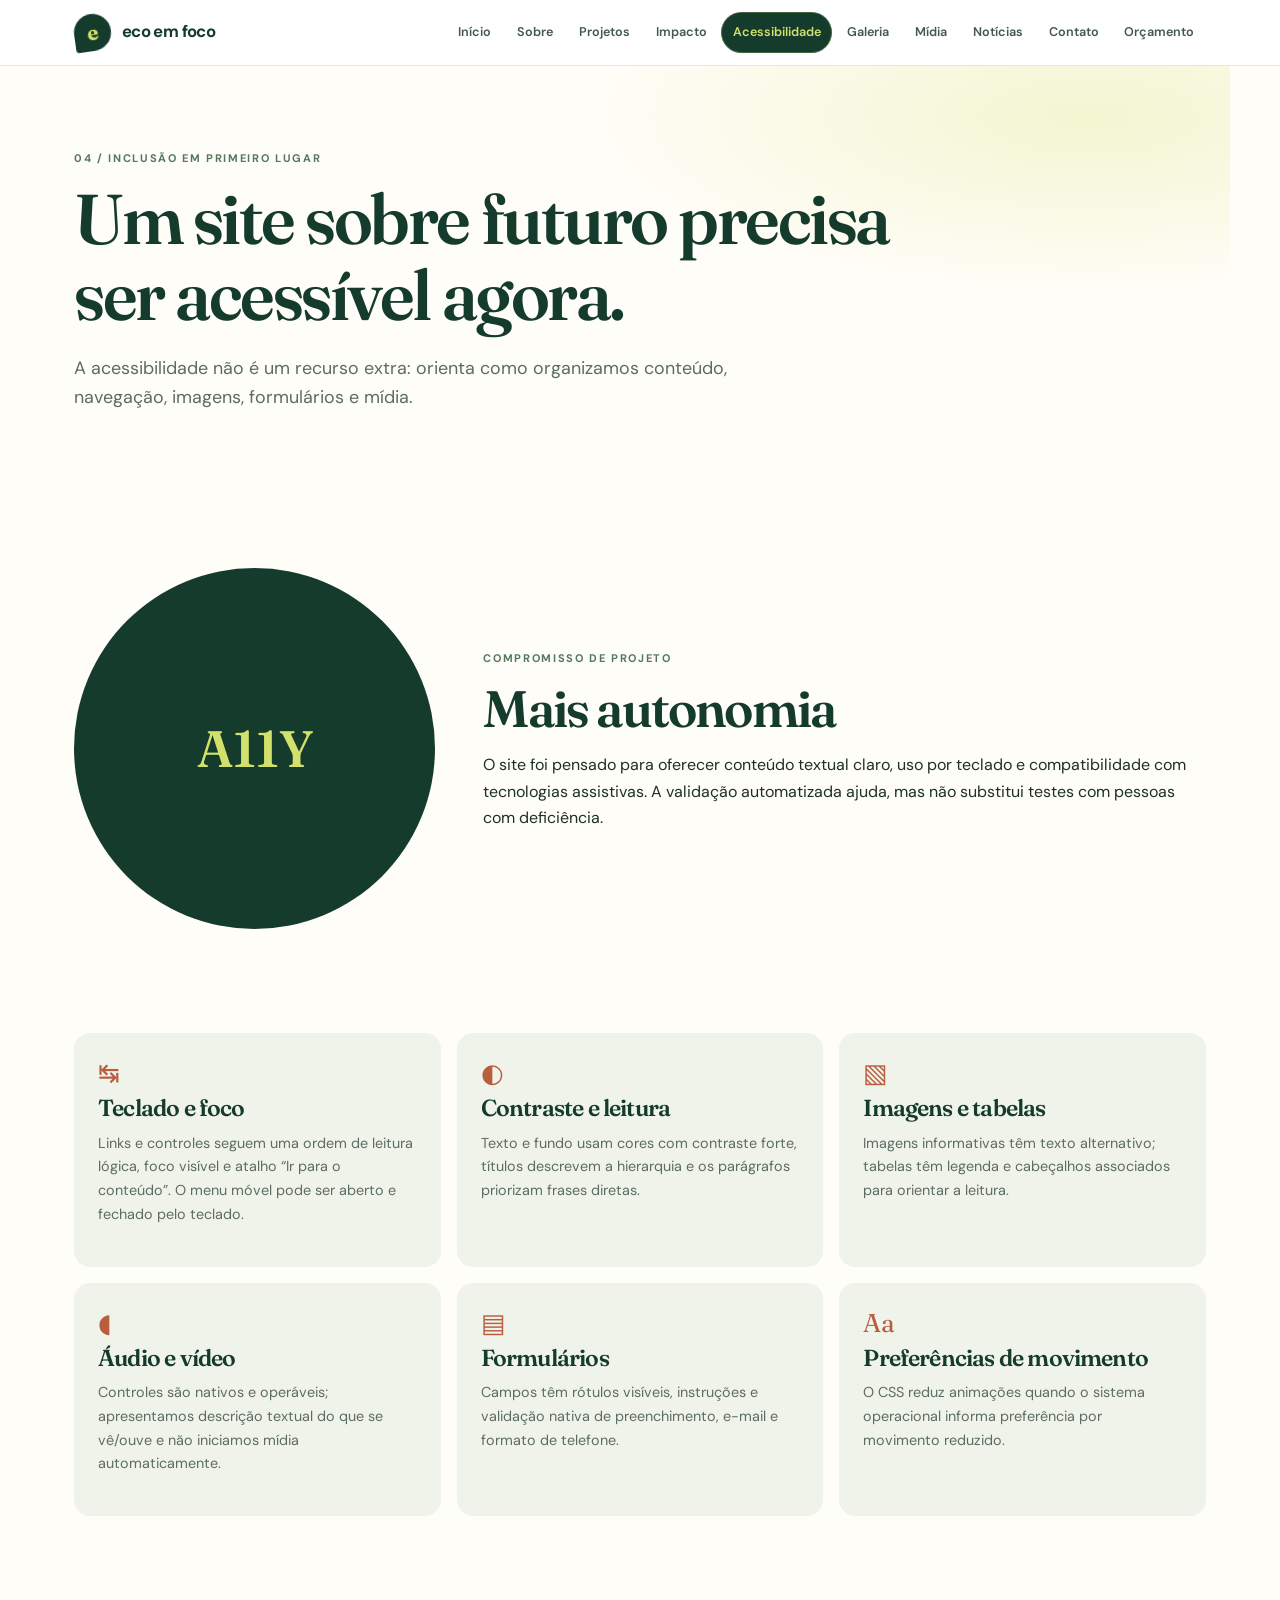
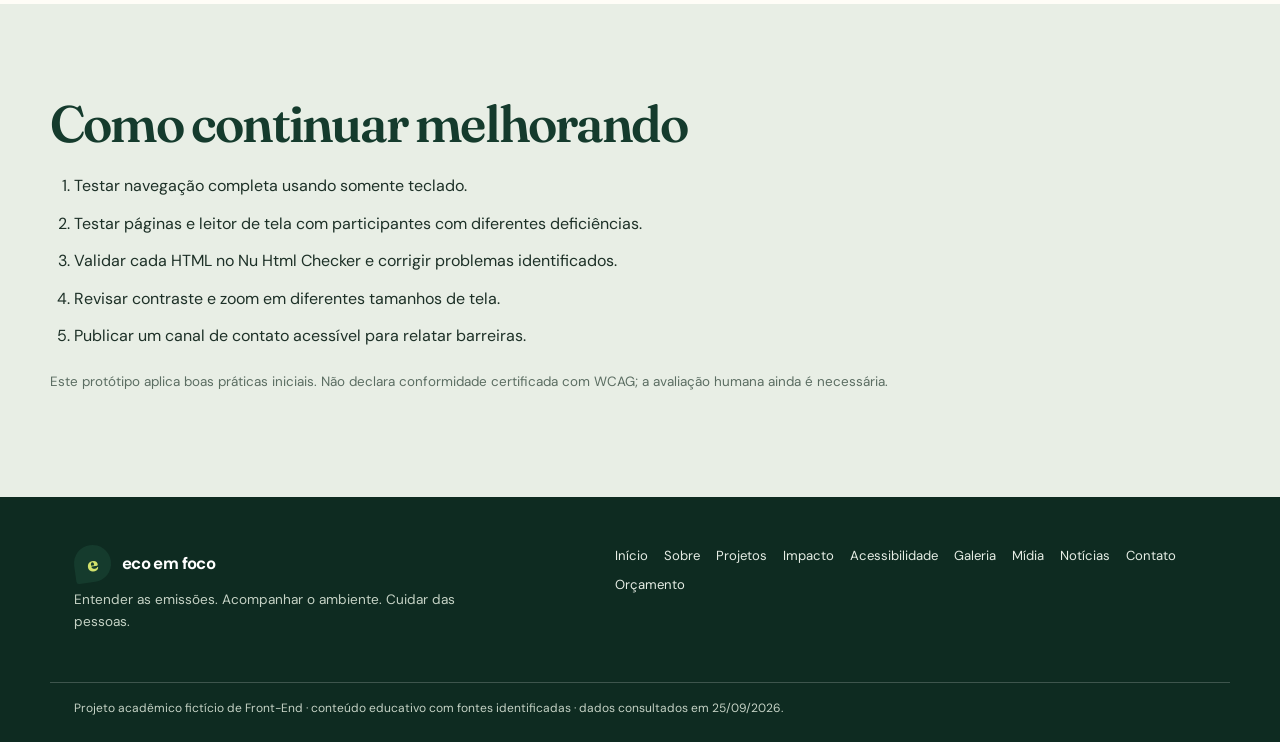
<file: acessibilidade.html>
<!doctype html>
<html lang="pt-BR">
  <head>
    <!-- Metadados básicos para idioma, adaptação a telas e descrição nos buscadores. -->
    <meta charset="utf-8" />
    <meta name="viewport" content="width=device-width, initial-scale=1" />
    <meta
      name="description"
      content="Eco em Foco: educação sobre emissões de carbono, ambiente e impacto social."
    />
    <meta name="theme-color" content="#153b2d" />
    <title>Acessibilidade | Eco em Foco</title>
    <!-- CSS compartilhado mantém identidade e comportamento consistentes nas dez páginas. -->
    <link rel="stylesheet" href="css/styles.css" />
    <!--
    Aprendendo HTML:
    - <a> cria um link. O atributo href="..." diz para onde ele leva.
    - class="..." funciona como uma categoria: vários elementos podem ter a mesma classe e receber o mesmo estilo.
    - id="..." identifica um elemento único, como um nome especial para esse bloco da página.
    - aria-label="..." ajuda leitores de tela a entenderem o que o elemento faz.
  --></head>
  <body>
    <a class="skip-link" href="#conteudo">Ir para o conteúdo principal</a>
    <!-- Cabeçalho e navegação globais: o estado atual da página é anunciado por aria-current. -->
    <header class="site-header">
      <div class="header-inner">
        <a
          class="brand"
          href="index.html"
          aria-label="Eco em Foco, página inicial"
          ><span class="brand-mark" aria-hidden="true">e</span
          ><span class="brand-text">eco em foco</span></a
        >
        <details class="mobile-nav" open>
          <summary aria-label="Abrir menu de navegação">Menu</summary>
          <nav
            class="main-nav"
            id="menu-principal"
            aria-label="Navegação principal"
          >
            <a href="index.html">Início</a>
            <a href="sobre.html">Sobre</a>
            <a href="projetos.html">Projetos</a>
            <a href="impacto.html">Impacto</a>
            <a href="acessibilidade.html" aria-current="page">Acessibilidade</a>
            <a href="galeria.html">Galeria</a>
            <a href="midia.html">Mídia</a>
            <a href="noticias.html">Notícias</a>
            <a href="contato.html">Contato</a>
            <a href="orcamento_hospedagem.html">Orçamento</a>
          </nav>
        </details>
      </div>
    </header>
    <!-- main fornece um único destino para o atalho de navegação por teclado. -->
    <main id="conteudo">
      <section class="page-hero">
        <p class="eyebrow eyebrow-dark">04 / inclusão em primeiro lugar</p>
        <h1>Um site sobre futuro precisa ser acessível agora.</h1>
        <p class="page-intro">
          A acessibilidade não é um recurso extra: orienta como organizamos
          conteúdo, navegação, imagens, formulários e mídia.
        </p>
      </section>
      <section class="section access-intro">
        <div class="access-number" aria-hidden="true">A11Y</div>
        <div>
          <p class="eyebrow eyebrow-dark">Compromisso de projeto</p>
          <h2>Mais autonomia</h2>
          <p>
            O site foi pensado para oferecer conteúdo textual claro, uso por
            teclado e compatibilidade com tecnologias assistivas. A validação
            automatizada ajuda, mas não substitui testes com pessoas com
            deficiência.
          </p>
        </div>
      </section>
      <section class="section access-grid">
        <article>
          <span class="access-icon" aria-hidden="true">↹</span>
          <h3>Teclado e foco</h3>
          <p>
            Links e controles seguem uma ordem de leitura lógica, foco visível e
            atalho “Ir para o conteúdo”. O menu móvel pode ser aberto e fechado
            pelo teclado.
          </p>
        </article>
        <article>
          <span class="access-icon" aria-hidden="true">◐</span>
          <h3>Contraste e leitura</h3>
          <p>
            Texto e fundo usam cores com contraste forte, títulos descrevem a
            hierarquia e os parágrafos priorizam frases diretas.
          </p>
        </article>
        <article>
          <span class="access-icon" aria-hidden="true">▧</span>
          <h3>Imagens e tabelas</h3>
          <p>
            Imagens informativas têm texto alternativo; tabelas têm legenda e
            cabeçalhos associados para orientar a leitura.
          </p>
        </article>
        <article>
          <span class="access-icon" aria-hidden="true">◖</span>
          <h3>Áudio e vídeo</h3>
          <p>
            Controles são nativos e operáveis; apresentamos descrição textual do
            que se vê/ouve e não iniciamos mídia automaticamente.
          </p>
        </article>
        <article>
          <span class="access-icon" aria-hidden="true">▤</span>
          <h3>Formulários</h3>
          <p>
            Campos têm rótulos visíveis, instruções e validação nativa de
            preenchimento, e-mail e formato de telefone.
          </p>
        </article>
        <article>
          <span class="access-icon" aria-hidden="true">Aa</span>
          <h3>Preferências de movimento</h3>
          <p>
            O CSS reduz animações quando o sistema operacional informa
            preferência por movimento reduzido.
          </p>
        </article>
      </section>
      <section class="section access-next">
        <h2>Como continuar melhorando</h2>
        <ol>
          <li>Testar navegação completa usando somente teclado.</li>
          <li>
            Testar páginas e leitor de tela com participantes com diferentes
            deficiências.
          </li>
          <li>
            Validar cada HTML no Nu Html Checker e corrigir problemas
            identificados.
          </li>
          <li>Revisar contraste e zoom em diferentes tamanhos de tela.</li>
          <li>
            Publicar um canal de contato acessível para relatar barreiras.
          </li>
        </ol>
        <p class="small-note">
          Este protótipo aplica boas práticas iniciais. Não declara conformidade
          certificada com WCAG; a avaliação humana ainda é necessária.
        </p>
      </section>
    </main>
    <!-- Rodapé repetido oferece caminhos globais e identifica o caráter educativo do projeto. -->
    <footer class="site-footer">
      <div class="footer-inner">
        <div>
          <a class="brand footer-brand" href="index.html"
            ><span class="brand-mark" aria-hidden="true">e</span
            ><span class="brand-text">eco em foco</span></a
          >
          <p>
            Entender as emissões. Acompanhar o ambiente. Cuidar das pessoas.
          </p>
        </div>
        <nav class="footer-links" aria-label="Navegação no rodapé">
          <a href="index.html">Início</a>
          <a href="sobre.html">Sobre</a>
          <a href="projetos.html">Projetos</a>
          <a href="impacto.html">Impacto</a>
          <a href="acessibilidade.html" aria-current="page">Acessibilidade</a>
          <a href="galeria.html">Galeria</a>
          <a href="midia.html">Mídia</a>
          <a href="noticias.html">Notícias</a>
          <a href="contato.html">Contato</a>
          <a href="orcamento_hospedagem.html">Orçamento</a>
        </nav>
      </div>
      <div class="footer-bottom">
        Projeto acadêmico fictício de Front-End · conteúdo educativo com fontes
        identificadas · dados consultados em 25/09/2026.
      </div>
    </footer>
  </body>
</html>
</file>
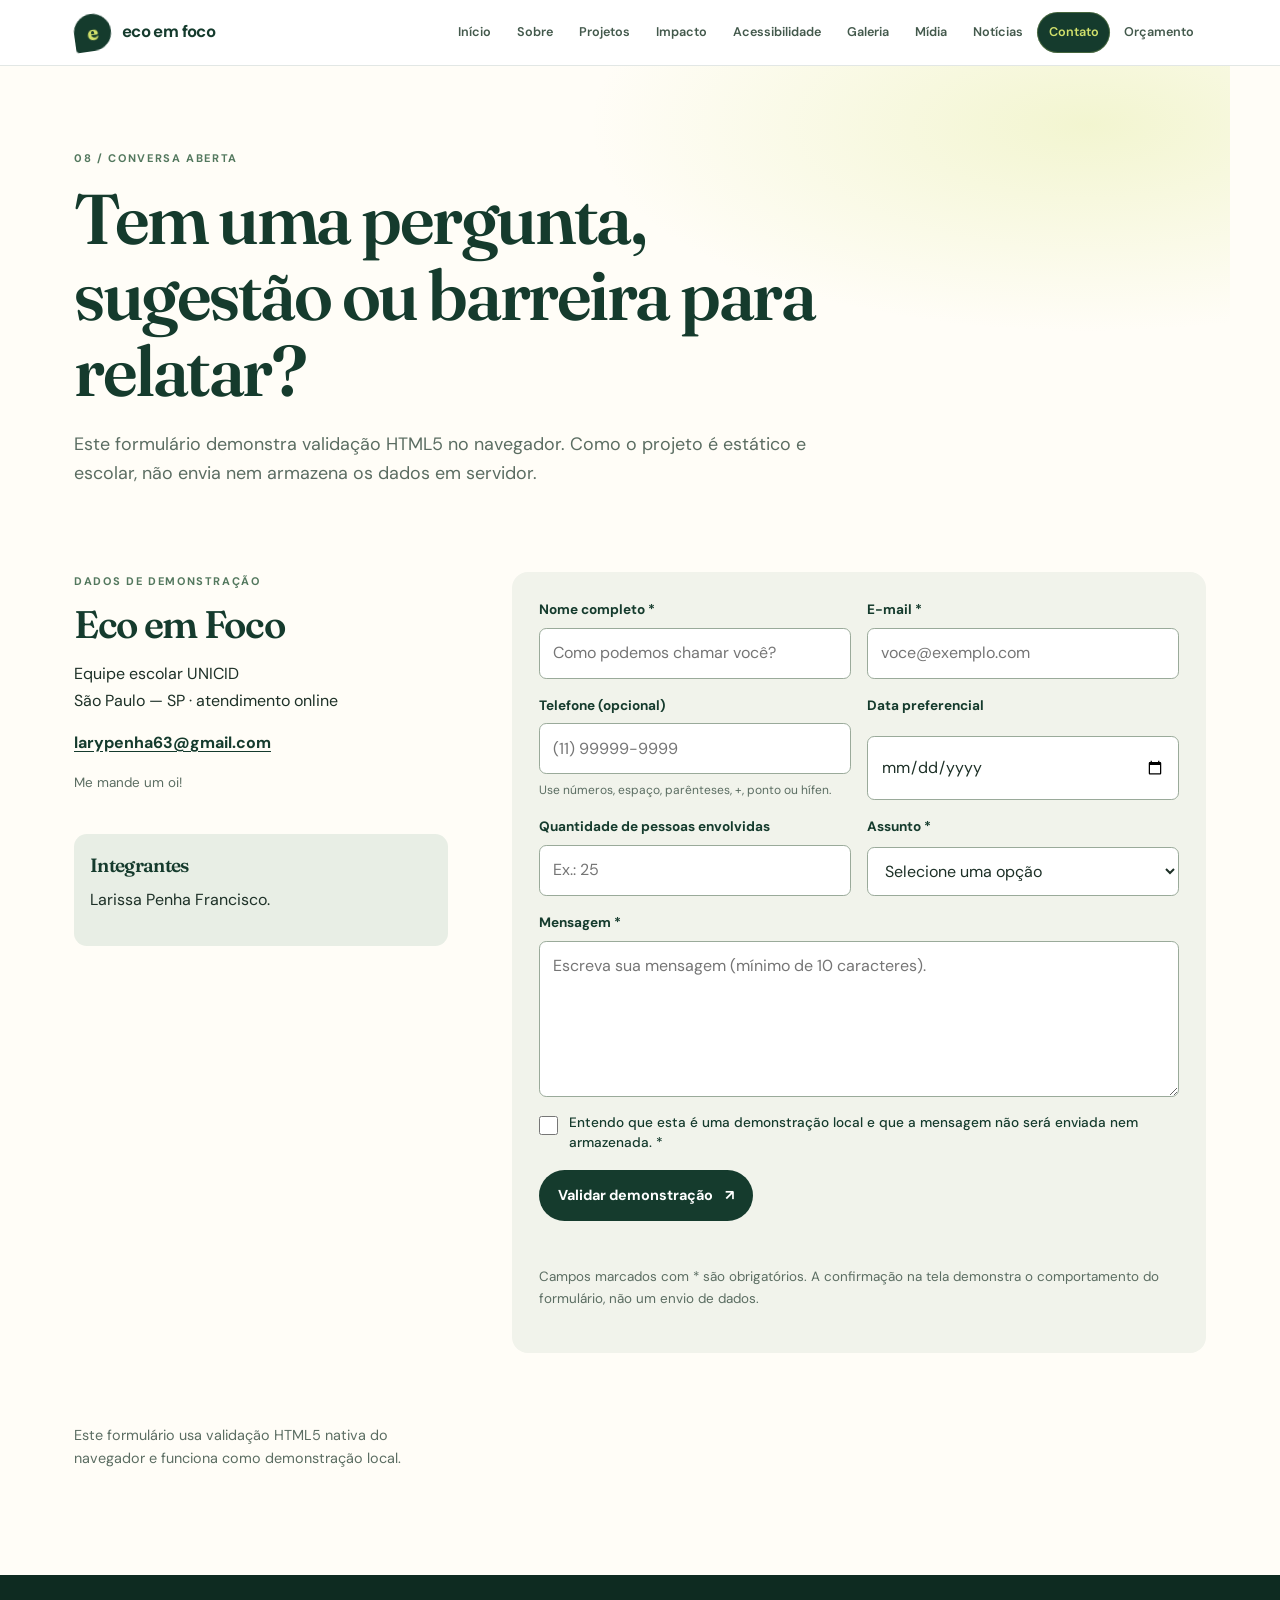
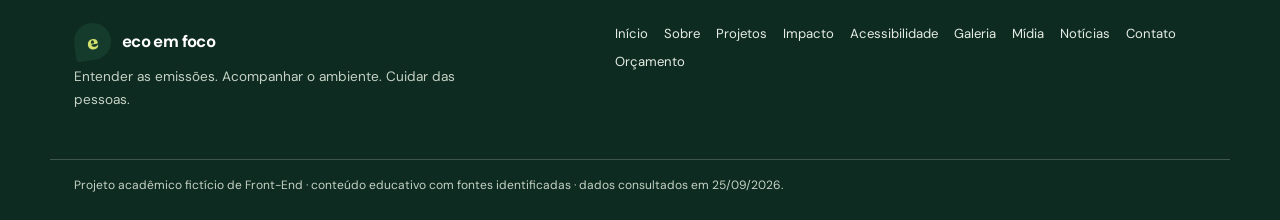
<file: contato.html>
<!doctype html>
<html lang="pt-BR">
  <head>
    <!-- Metadados básicos para idioma, adaptação a telas e descrição nos buscadores. -->
    <meta charset="utf-8" />
    <meta name="viewport" content="width=device-width, initial-scale=1" />
    <meta
      name="description"
      content="Eco em Foco: educação sobre emissões de carbono, ambiente e impacto social."
    />
    <meta name="theme-color" content="#153b2d" />
    <title>Contato | Eco em Foco</title>
    <!-- CSS compartilhado mantém identidade e comportamento consistentes nas dez páginas. -->
    <link rel="stylesheet" href="css/styles.css" />
    <!--
    Aprendendo HTML:
    - <a> cria um link. O atributo href="..." diz para onde ele leva.
    - class="..." funciona como uma categoria: vários elementos podem ter a mesma classe e receber o mesmo estilo.
    - id="..." identifica um elemento único, como um nome especial para esse bloco da página.
    - aria-label="..." ajuda leitores de tela a entenderem o que o elemento faz.
  --></head>
  <body>
    <a class="skip-link" href="#conteudo">Ir para o conteúdo principal</a>
    <!-- Cabeçalho e navegação globais: o estado atual da página é anunciado por aria-current. -->
    <header class="site-header">
      <div class="header-inner">
        <a
          class="brand"
          href="index.html"
          aria-label="Eco em Foco, página inicial"
          ><span class="brand-mark" aria-hidden="true">e</span
          ><span class="brand-text">eco em foco</span></a
        >
        <details class="mobile-nav" open>
          <summary aria-label="Abrir menu de navegação">Menu</summary>
          <nav
            class="main-nav"
            id="menu-principal"
            aria-label="Navegação principal"
          >
            <a href="index.html">Início</a>
            <a href="sobre.html">Sobre</a>
            <a href="projetos.html">Projetos</a>
            <a href="impacto.html">Impacto</a>
            <a href="acessibilidade.html">Acessibilidade</a>
            <a href="galeria.html">Galeria</a>
            <a href="midia.html">Mídia</a>
            <a href="noticias.html">Notícias</a>
            <a href="contato.html" aria-current="page">Contato</a>
            <a href="orcamento_hospedagem.html">Orçamento</a>
          </nav>
        </details>
      </div>
    </header>
    <!-- main fornece um único destino para o atalho de navegação por teclado. -->
    <main id="conteudo">
      <section class="page-hero">
        <p class="eyebrow eyebrow-dark">08 / conversa aberta</p>
        <h1>Tem uma pergunta, sugestão ou barreira para relatar?</h1>
        <p class="page-intro">
          Este formulário demonstra validação HTML5 no navegador. Como o projeto
          é estático e escolar, não envia nem armazena os dados em servidor.
        </p>
      </section>
      <section class="section contact-layout">
        <div class="contact-aside">
          <p class="eyebrow eyebrow-dark">Dados de demonstração</p>
          <h2>Eco em Foco</h2>
          <p>Equipe escolar UNICID<br />São Paulo — SP · atendimento online</p>
          <p>
            <a href="mailto:contato@ecoemfoco.example">larypenha63@gmail.com</a>
          </p>
          <p class="small-note">Me mande um oi!</p>
          <div class="team-note">
            <h3>Integrantes</h3>
            <p>Larissa Penha Francisco.</p>
          </div>
        </div>
        <form class="contact-form" aria-label="Formulário de contato">
          <div class="form-row">
            <div class="form-field">
              <label for="nome"
                >Nome completo <span aria-hidden="true">*</span></label
              ><input
                id="nome"
                name="nome"
                type="text"
                autocomplete="name"
                required
                minlength="2"
                placeholder="Como podemos chamar você?"
              />
            </div>
            <div class="form-field">
              <label for="email">E-mail <span aria-hidden="true">*</span></label
              ><input
                id="email"
                name="email"
                type="email"
                autocomplete="email"
                required
                placeholder="voce@exemplo.com"
              />
            </div>
          </div>
          <div class="form-row">
            <div class="form-field">
              <label for="telefone">Telefone (opcional)</label
              ><input
                id="telefone"
                name="telefone"
                type="tel"
                autocomplete="tel"
                inputmode="tel"
                pattern="[0-9()+ .-]{8,20}"
                aria-describedby="telefone-ajuda"
                placeholder="(11) 99999-9999"
              /><small id="telefone-ajuda"
                >Use números, espaço, parênteses, +, ponto ou hífen.</small
              >
            </div>
            <div class="form-field">
              <label for="data-contato">Data preferencial</label
              ><input id="data-contato" name="data-contato" type="date" />
            </div>
          </div>
          <div class="form-row">
            <div class="form-field">
              <label for="quantidade">Quantidade de pessoas envolvidas</label
              ><input
                id="quantidade"
                name="quantidade"
                type="number"
                min="1"
                max="1000"
                step="1"
                placeholder="Ex.: 25"
              />
            </div>
            <div class="form-field">
              <label for="assunto"
                >Assunto <span aria-hidden="true">*</span></label
              ><select id="assunto" name="assunto" required>
                <option value="">Selecione uma opção</option>
                <option value="duvida">Dúvida sobre carbono e clima</option>
                <option value="acessibilidade">
                  Acessibilidade ou inclusão
                </option>
                <option value="sugestao">Sugestão de conteúdo</option>
                <option value="outro">Outro assunto</option>
              </select>
            </div>
          </div>
          <div class="form-field">
            <label for="mensagem"
              >Mensagem <span aria-hidden="true">*</span></label
            ><textarea
              id="mensagem"
              name="mensagem"
              rows="5"
              required
              minlength="10"
              placeholder="Escreva sua mensagem (mínimo de 10 caracteres)."
            ></textarea>
          </div>
          <div class="form-consent">
            <input
              id="consentimento"
              name="consentimento"
              type="checkbox"
              required
            /><label for="consentimento"
              >Entendo que esta é uma demonstração local e que a mensagem não
              será enviada nem armazenada.
              <span aria-hidden="true">*</span></label
            >
          </div>
          <button class="button button-dark" type="submit">
            Validar demonstração <span aria-hidden="true">↗</span>
          </button>
          <p
            id="form-feedback"
            class="form-feedback"
            role="status"
            aria-live="polite"
          ></p>
          <p class="small-note">
            Campos marcados com * são obrigatórios. A confirmação na tela
            demonstra o comportamento do formulário, não um envio de dados.
          </p>
        </form>
        <p class="form-static-note">
          Este formulário usa validação HTML5 nativa do navegador e funciona
          como demonstração local.
        </p>
      </section>
    </main>
    <!-- Rodapé repetido oferece caminhos globais e identifica o caráter educativo do projeto. -->
    <footer class="site-footer">
      <div class="footer-inner">
        <div>
          <a class="brand footer-brand" href="index.html"
            ><span class="brand-mark" aria-hidden="true">e</span
            ><span class="brand-text">eco em foco</span></a
          >
          <p>
            Entender as emissões. Acompanhar o ambiente. Cuidar das pessoas.
          </p>
        </div>
        <nav class="footer-links" aria-label="Navegação no rodapé">
          <a href="index.html">Início</a>
          <a href="sobre.html">Sobre</a>
          <a href="projetos.html">Projetos</a>
          <a href="impacto.html">Impacto</a>
          <a href="acessibilidade.html">Acessibilidade</a>
          <a href="galeria.html">Galeria</a>
          <a href="midia.html">Mídia</a>
          <a href="noticias.html">Notícias</a>
          <a href="contato.html" aria-current="page">Contato</a>
          <a href="orcamento_hospedagem.html">Orçamento</a>
        </nav>
      </div>
      <div class="footer-bottom">
        Projeto acadêmico fictício de Front-End · conteúdo educativo com fontes
        identificadas · dados consultados em 25/09/2026.
      </div>
    </footer>
  </body>
</html>
</file>
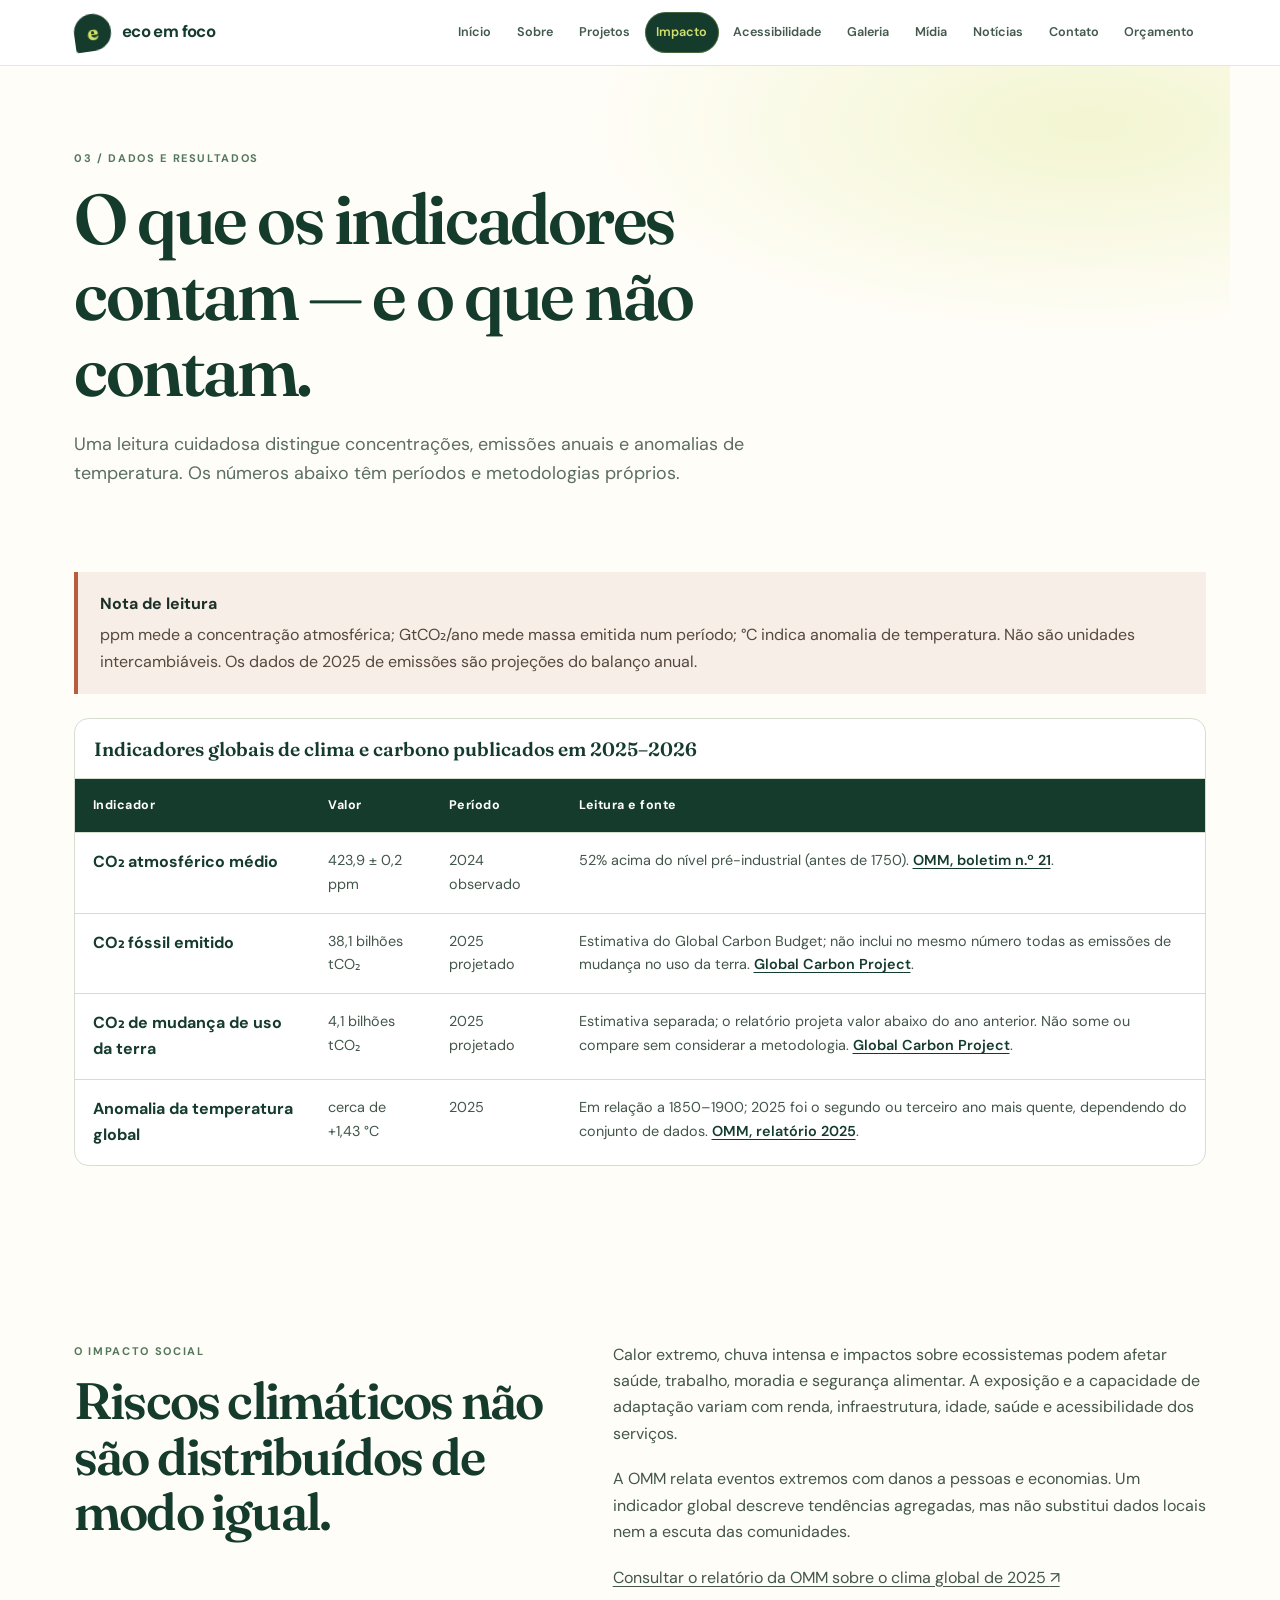
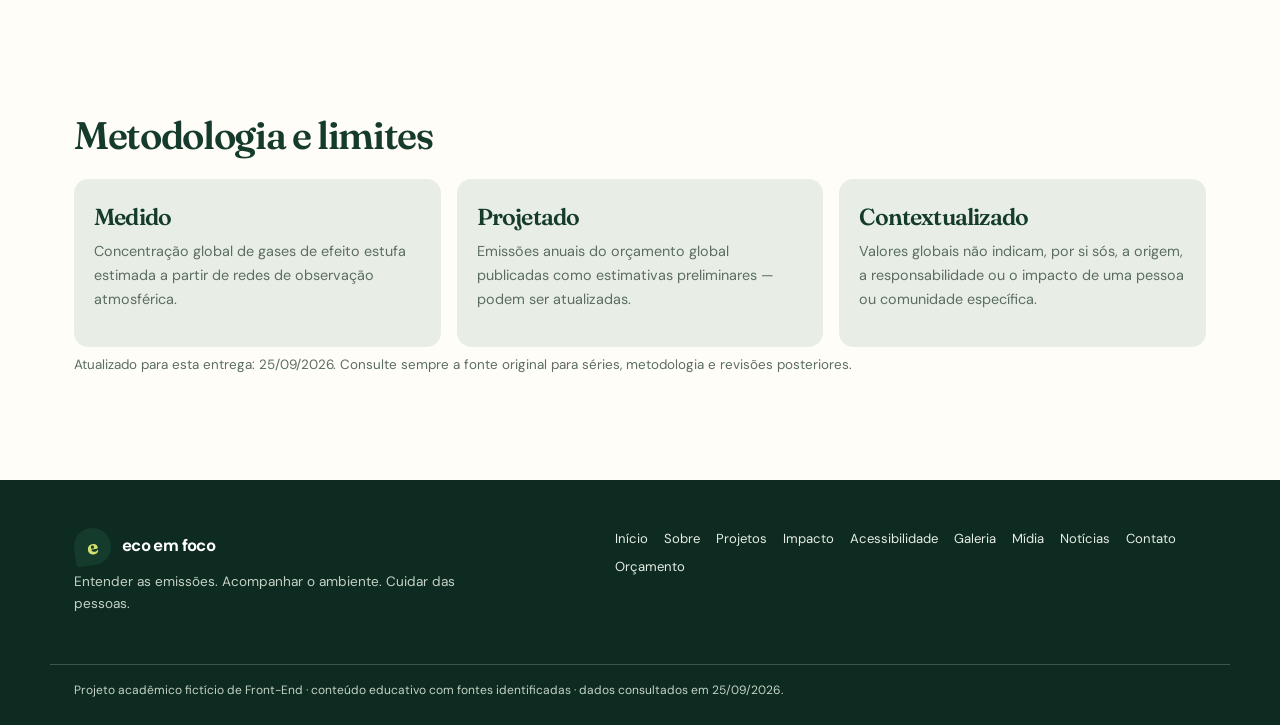
<file: impacto.html>
<!doctype html>
<html lang="pt-BR">
  <head>
    <!-- Metadados básicos para idioma, adaptação a telas e descrição nos buscadores. -->
    <meta charset="utf-8" />
    <meta name="viewport" content="width=device-width, initial-scale=1" />
    <meta
      name="description"
      content="Eco em Foco: educação sobre emissões de carbono, ambiente e impacto social."
    />
    <meta name="theme-color" content="#153b2d" />
    <title>Impacto | Eco em Foco</title>
    <!-- CSS compartilhado mantém identidade e comportamento consistentes nas dez páginas. -->
    <link rel="stylesheet" href="css/styles.css" />
    <!--
    Aprendendo HTML:
    - <a> cria um link. O atributo href="..." diz para onde ele leva.
    - class="..." funciona como uma categoria: vários elementos podem ter a mesma classe e receber o mesmo estilo.
    - id="..." identifica um elemento único, como um nome especial para esse bloco da página.
    - aria-label="..." ajuda leitores de tela a entenderem o que o elemento faz.
  --></head>
  <body>
    <a class="skip-link" href="#conteudo">Ir para o conteúdo principal</a>
    <!-- Cabeçalho e navegação globais: o estado atual da página é anunciado por aria-current. -->
    <header class="site-header">
      <div class="header-inner">
        <a
          class="brand"
          href="index.html"
          aria-label="Eco em Foco, página inicial"
          ><span class="brand-mark" aria-hidden="true">e</span
          ><span class="brand-text">eco em foco</span></a
        >
        <details class="mobile-nav" open>
          <summary aria-label="Abrir menu de navegação">Menu</summary>
          <nav
            class="main-nav"
            id="menu-principal"
            aria-label="Navegação principal"
          >
            <a href="index.html">Início</a>
            <a href="sobre.html">Sobre</a>
            <a href="projetos.html">Projetos</a>
            <a href="impacto.html" aria-current="page">Impacto</a>
            <a href="acessibilidade.html">Acessibilidade</a>
            <a href="galeria.html">Galeria</a>
            <a href="midia.html">Mídia</a>
            <a href="noticias.html">Notícias</a>
            <a href="contato.html">Contato</a>
            <a href="orcamento_hospedagem.html">Orçamento</a>
          </nav>
        </details>
      </div>
    </header>
    <!-- main fornece um único destino para o atalho de navegação por teclado. -->
    <main id="conteudo">
      <section class="page-hero">
        <p class="eyebrow eyebrow-dark">03 / dados e resultados</p>
        <h1>O que os indicadores contam — e o que não contam.</h1>
        <p class="page-intro">
          Uma leitura cuidadosa distingue concentrações, emissões anuais e
          anomalias de temperatura. Os números abaixo têm períodos e
          metodologias próprios.
        </p>
      </section>
      <section class="section data-overview" id="dados">
        <div class="data-note">
          <strong>Nota de leitura</strong>
          <p>
            ppm mede a concentração atmosférica; GtCO₂/ano mede massa emitida
            num período; °C indica anomalia de temperatura. Não são unidades
            intercambiáveis. Os dados de 2025 de emissões são projeções do
            balanço anual.
          </p>
        </div>
        <div class="table-wrap">
          <table>
            <caption>
              Indicadores globais de clima e carbono publicados em 2025–2026
            </caption>
            <thead>
              <tr>
                <th scope="col">Indicador</th>
                <th scope="col">Valor</th>
                <th scope="col">Período</th>
                <th scope="col">Leitura e fonte</th>
              </tr>
            </thead>
            <tbody>
              <tr>
                <th scope="row">CO₂ atmosférico médio</th>
                <td>423,9 ± 0,2 ppm</td>
                <td>2024 observado</td>
                <td>
                  52% acima do nível pré-industrial (antes de 1750).
                  <a
                    href="https://wmo.int/resources/publication-series/greenhouse-gas-bulletin/wmo-greenhouse-gas-bulletin-no-21"
                    target="_blank"
                    rel="noopener"
                    >OMM, boletim n.º 21</a
                  >.
                </td>
              </tr>
              <tr>
                <th scope="row">CO₂ fóssil emitido</th>
                <td>38,1 bilhões tCO₂</td>
                <td>2025 projetado</td>
                <td>
                  Estimativa do Global Carbon Budget; não inclui no mesmo número
                  todas as emissões de mudança no uso da terra.
                  <a
                    href="https://globalcarbonbudget.org/fossil-fuel-co2-emissions-hit-record-high-in-2025/"
                    target="_blank"
                    rel="noopener"
                    >Global Carbon Project</a
                  >.
                </td>
              </tr>
              <tr>
                <th scope="row">CO₂ de mudança de uso da terra</th>
                <td>4,1 bilhões tCO₂</td>
                <td>2025 projetado</td>
                <td>
                  Estimativa separada; o relatório projeta valor abaixo do ano
                  anterior. Não some ou compare sem considerar a metodologia.
                  <a
                    href="https://globalcarbonbudget.org/fossil-fuel-co2-emissions-hit-record-high-in-2025/"
                    target="_blank"
                    rel="noopener"
                    >Global Carbon Project</a
                  >.
                </td>
              </tr>
              <tr>
                <th scope="row">Anomalia da temperatura global</th>
                <td>cerca de +1,43 °C</td>
                <td>2025</td>
                <td>
                  Em relação a 1850–1900; 2025 foi o segundo ou terceiro ano
                  mais quente, dependendo do conjunto de dados.
                  <a
                    href="https://wmo.int/publication-series/state-of-global-climate/state-of-global-climate-2025"
                    target="_blank"
                    rel="noopener"
                    >OMM, relatório 2025</a
                  >.
                </td>
              </tr>
            </tbody>
          </table>
        </div>
      </section>
      <section class="section impact-context">
        <div>
          <p class="eyebrow eyebrow-dark">O impacto social</p>
          <h2>Riscos climáticos não são distribuídos de modo igual.</h2>
        </div>
        <div class="rich-copy">
          <p>
            Calor extremo, chuva intensa e impactos sobre ecossistemas podem
            afetar saúde, trabalho, moradia e segurança alimentar. A exposição e
            a capacidade de adaptação variam com renda, infraestrutura, idade,
            saúde e acessibilidade dos serviços.
          </p>
          <p>
            A OMM relata eventos extremos com danos a pessoas e economias. Um
            indicador global descreve tendências agregadas, mas não substitui
            dados locais nem a escuta das comunidades.
          </p>
          <a
            href="https://wmo.int/publication-series/state-of-global-climate/state-of-global-climate-2025"
            target="_blank"
            rel="noopener"
            >Consultar o relatório da OMM sobre o clima global de 2025
            <span aria-hidden="true">↗</span></a
          >
        </div>
      </section>
      <section class="section methodology">
        <h2>Metodologia e limites</h2>
        <div class="method-grid">
          <article>
            <h3>Medido</h3>
            <p>
              Concentração global de gases de efeito estufa estimada a partir de
              redes de observação atmosférica.
            </p>
          </article>
          <article>
            <h3>Projetado</h3>
            <p>
              Emissões anuais do orçamento global publicadas como estimativas
              preliminares — podem ser atualizadas.
            </p>
          </article>
          <article>
            <h3>Contextualizado</h3>
            <p>
              Valores globais não indicam, por si sós, a origem, a
              responsabilidade ou o impacto de uma pessoa ou comunidade
              específica.
            </p>
          </article>
        </div>
        <p class="small-note">
          Atualizado para esta entrega: 25/09/2026. Consulte sempre a fonte
          original para séries, metodologia e revisões posteriores.
        </p>
      </section>
    </main>
    <!-- Rodapé repetido oferece caminhos globais e identifica o caráter educativo do projeto. -->
    <footer class="site-footer">
      <div class="footer-inner">
        <div>
          <a class="brand footer-brand" href="index.html"
            ><span class="brand-mark" aria-hidden="true">e</span
            ><span class="brand-text">eco em foco</span></a
          >
          <p>
            Entender as emissões. Acompanhar o ambiente. Cuidar das pessoas.
          </p>
        </div>
        <nav class="footer-links" aria-label="Navegação no rodapé">
          <a href="index.html">Início</a>
          <a href="sobre.html">Sobre</a>
          <a href="projetos.html">Projetos</a>
          <a href="impacto.html" aria-current="page">Impacto</a>
          <a href="acessibilidade.html">Acessibilidade</a>
          <a href="galeria.html">Galeria</a>
          <a href="midia.html">Mídia</a>
          <a href="noticias.html">Notícias</a>
          <a href="contato.html">Contato</a>
          <a href="orcamento_hospedagem.html">Orçamento</a>
        </nav>
      </div>
      <div class="footer-bottom">
        Projeto acadêmico fictício de Front-End · conteúdo educativo com fontes
        identificadas · dados consultados em 25/09/2026.
      </div>
    </footer>
  </body>
</html>
</file>
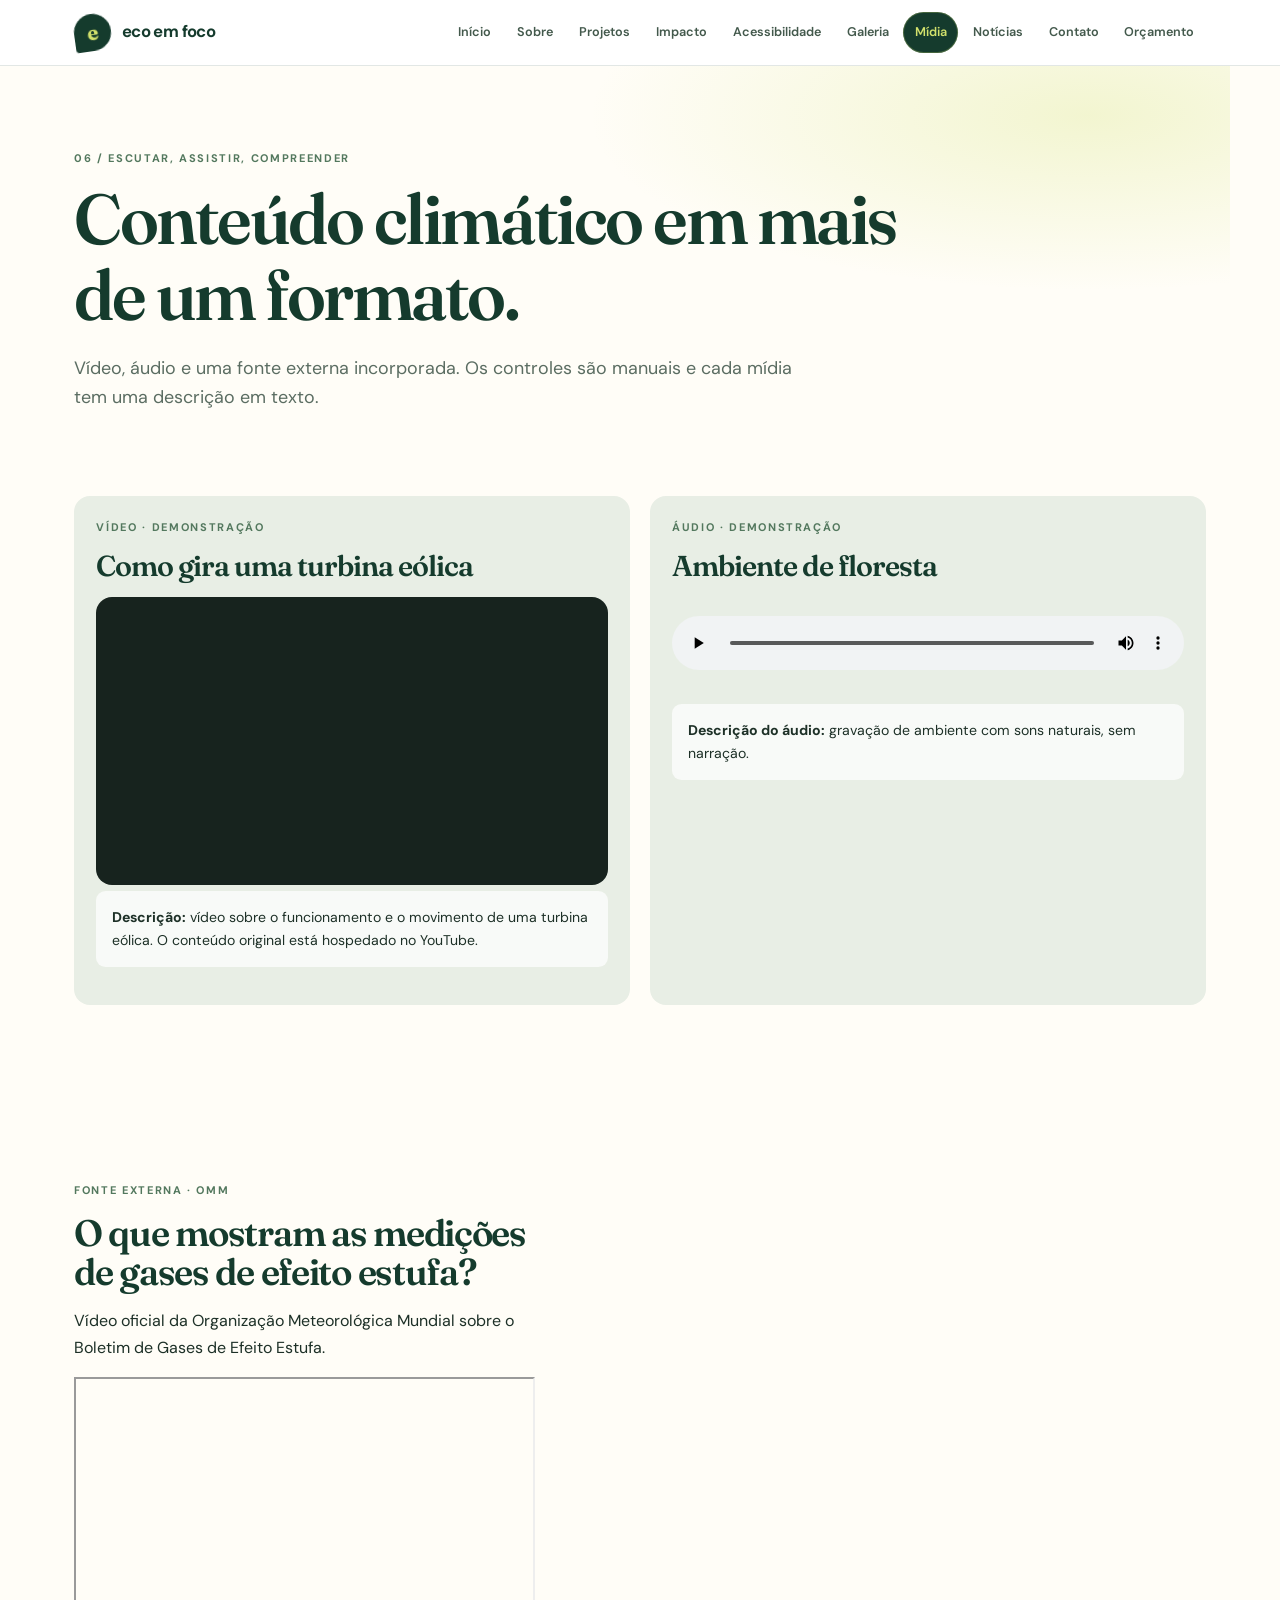
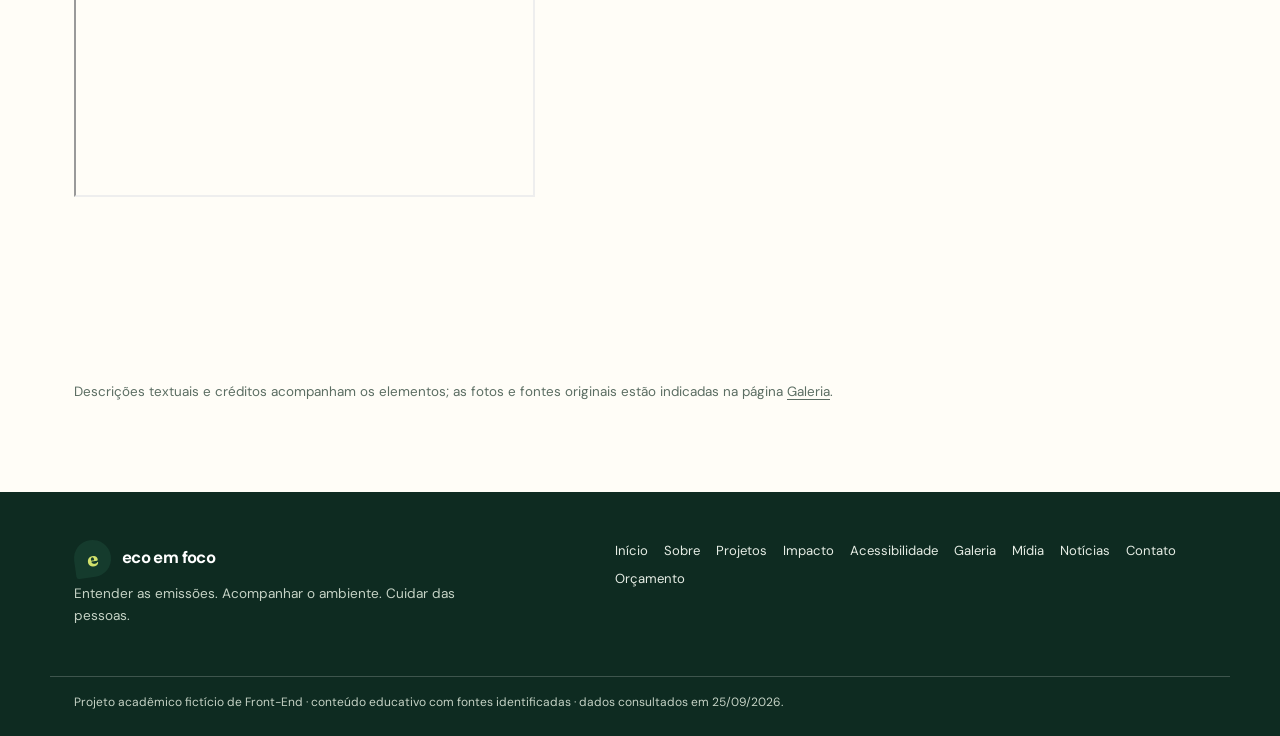
<file: midia.html>
<!doctype html>
<html lang="pt-BR">
  <head>
    <!-- Metadados básicos para idioma, adaptação a telas e descrição nos buscadores. -->
    <meta charset="utf-8" />
    <meta name="viewport" content="width=device-width, initial-scale=1" />
    <meta
      name="description"
      content="Eco em Foco: educação sobre emissões de carbono, ambiente e impacto social."
    />
    <meta name="theme-color" content="#153b2d" />
    <title>Mídia | Eco em Foco</title>
    <!-- CSS compartilhado mantém identidade e comportamento consistentes nas dez páginas. -->
    <link rel="stylesheet" href="css/styles.css" />
    <!--
    Aprendendo HTML:
    - <a> cria um link. O atributo href="..." diz para onde ele leva.
    - class="..." funciona como uma categoria: vários elementos podem ter a mesma classe e receber o mesmo estilo.
    - id="..." identifica um elemento único, como um nome especial para esse bloco da página.
    - aria-label="..." ajuda leitores de tela a entenderem o que o elemento faz.
  --></head>
  <body>
    <a class="skip-link" href="#conteudo">Ir para o conteúdo principal</a>
    <!-- Cabeçalho e navegação globais: o estado atual da página é anunciado por aria-current. -->
    <header class="site-header">
      <div class="header-inner">
        <a
          class="brand"
          href="index.html"
          aria-label="Eco em Foco, página inicial"
          ><span class="brand-mark" aria-hidden="true">e</span
          ><span class="brand-text">eco em foco</span></a
        >
        <details class="mobile-nav" open>
          <summary aria-label="Abrir menu de navegação">Menu</summary>
          <nav
            class="main-nav"
            id="menu-principal"
            aria-label="Navegação principal"
          >
            <a href="index.html">Início</a>
            <a href="sobre.html">Sobre</a>
            <a href="projetos.html">Projetos</a>
            <a href="impacto.html">Impacto</a>
            <a href="acessibilidade.html">Acessibilidade</a>
            <a href="galeria.html">Galeria</a>
            <a href="midia.html" aria-current="page">Mídia</a>
            <a href="noticias.html">Notícias</a>
            <a href="contato.html">Contato</a>
            <a href="orcamento_hospedagem.html">Orçamento</a>
          </nav>
        </details>
      </div>
    </header>
    <!-- main fornece um único destino para o atalho de navegação por teclado. -->
    <main id="conteudo">
      <section class="page-hero">
        <p class="eyebrow eyebrow-dark">06 / escutar, assistir, compreender</p>
        <h1>Conteúdo climático em mais de um formato.</h1>
        <p class="page-intro">
          Vídeo, áudio e uma fonte externa incorporada. Os controles são manuais
          e cada mídia tem uma descrição em texto.
        </p>
      </section>
      <section class="section media-layout">
        <article class="media-card">
          <div class="media-heading">
            <p class="eyebrow eyebrow-dark">Vídeo · demonstração</p>
            <h2>Como gira uma turbina eólica</h2>
          </div>
          <div class="video-frame">
            <iframe
              width="100%"
              height="315"
              src="https://www.youtube.com/embed/V6lyCuw7VfU"
              title="Como gira uma turbina eólica"
              loading="lazy"
              allow="
                accelerometer;
                autoplay;
                clipboard-write;
                encrypted-media;
                gyroscope;
                picture-in-picture;
                web-share;
              "
              allowfullscreen
            ></iframe>
          </div>
          <p class="transcript">
            <strong>Descrição:</strong> vídeo sobre o funcionamento e o
            movimento de uma turbina eólica. O conteúdo original está hospedado
            no YouTube.
          </p>
        </article>
        <article class="media-card audio-card">
          <div class="media-heading">
            <p class="eyebrow eyebrow-dark">Áudio · demonstração</p>
            <h2>Ambiente de floresta</h2>
          </div>
          <audio controls>
            <source
              src="Music/ElevenLabs_Ambiente_pacífico_da_natureza_no_início_da_manhã_com_canto_suave_de_pássaros_ao_longe_Farfalhar_sua.mp3"
              type="audio/mpeg"
            />
            Seu navegador não suporta áudio HTML5.
          </audio>
          <p class="transcript">
            <strong>Descrição do áudio:</strong> gravação de ambiente com sons
            naturais, sem narração.
          </p>
        </article>
      </section>
      <section class="section embed-section">
        <div>
          <p class="eyebrow eyebrow-dark">Fonte externa · OMM</p>
          <h2>O que mostram as medições de gases de efeito estufa?</h2>
          <p>
            Vídeo oficial da Organização Meteorológica Mundial sobre o Boletim
            de Gases de Efeito Estufa.
          </p>
          <iframe
            width="100%"
            height="420"
            src="https://www.youtube.com/embed/AEhu4DYG6AI"
            title="Vídeo da OMM sobre gases de efeito estufa"
            loading="lazy"
            allow="
              accelerometer;
              autoplay;
              clipboard-write;
              encrypted-media;
              gyroscope;
              picture-in-picture;
              web-share;
            "
            allowfullscreen
          ></iframe>
        </div>
      </section>
      <section class="section small-note">
        Descrições textuais e créditos acompanham os elementos; as fotos e
        fontes originais estão indicadas na página
        <a href="galeria.html">Galeria</a>.
      </section>
    </main>
    <!-- Rodapé repetido oferece caminhos globais e identifica o caráter educativo do projeto. -->
    <footer class="site-footer">
      <div class="footer-inner">
        <div>
          <a class="brand footer-brand" href="index.html"
            ><span class="brand-mark" aria-hidden="true">e</span
            ><span class="brand-text">eco em foco</span></a
          >
          <p>
            Entender as emissões. Acompanhar o ambiente. Cuidar das pessoas.
          </p>
        </div>
        <nav class="footer-links" aria-label="Navegação no rodapé">
          <a href="index.html">Início</a>
          <a href="sobre.html">Sobre</a>
          <a href="projetos.html">Projetos</a>
          <a href="impacto.html">Impacto</a>
          <a href="acessibilidade.html">Acessibilidade</a>
          <a href="galeria.html">Galeria</a>
          <a href="midia.html" aria-current="page">Mídia</a>
          <a href="noticias.html">Notícias</a>
          <a href="contato.html">Contato</a>
          <a href="orcamento_hospedagem.html">Orçamento</a>
        </nav>
      </div>
      <div class="footer-bottom">
        Projeto acadêmico fictício de Front-End · conteúdo educativo com fontes
        identificadas · dados consultados em 25/09/2026.
      </div>
    </footer>
  </body>
</html>
</file>
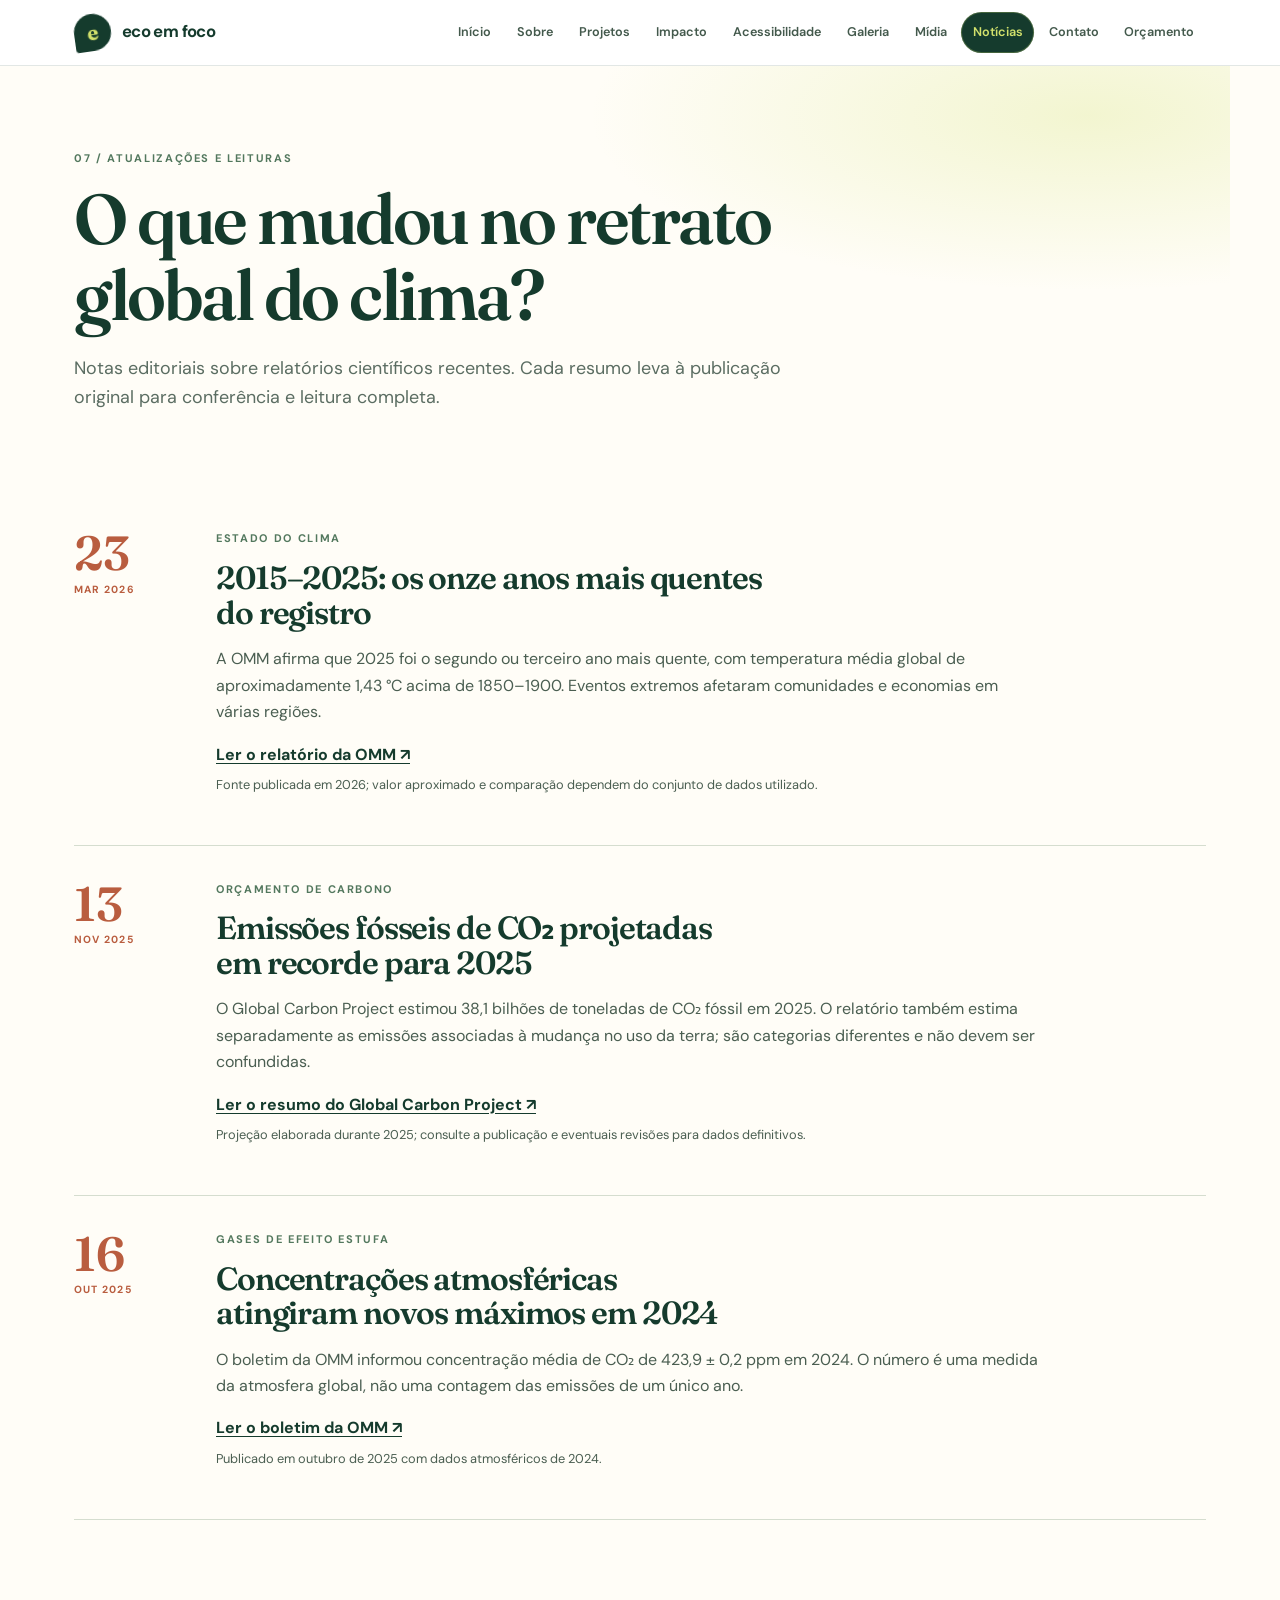
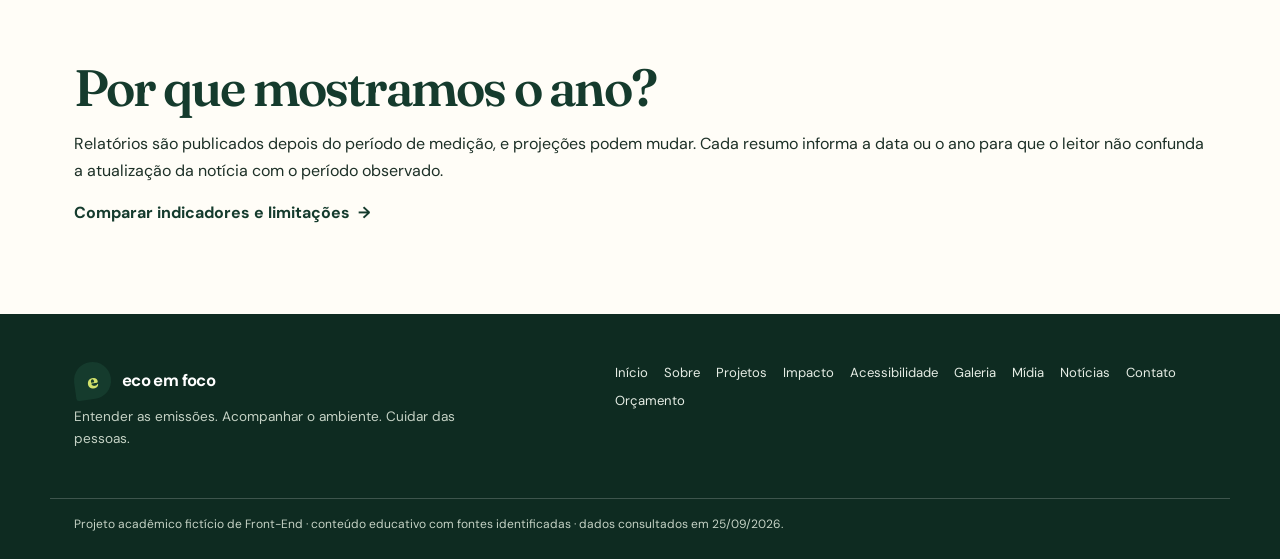
<file: noticias.html>
<!doctype html>
<html lang="pt-BR">
  <head>
    <!-- Metadados básicos para idioma, adaptação a telas e descrição nos buscadores. -->
    <meta charset="utf-8" />
    <meta name="viewport" content="width=device-width, initial-scale=1" />
    <meta
      name="description"
      content="Eco em Foco: educação sobre emissões de carbono, ambiente e impacto social."
    />
    <meta name="theme-color" content="#153b2d" />
    <title>Notícias | Eco em Foco</title>
    <!-- CSS compartilhado mantém identidade e comportamento consistentes nas dez páginas. -->
    <link rel="stylesheet" href="css/styles.css" />
    <!--
    Aprendendo HTML:
    - <a> cria um link. O atributo href="..." diz para onde ele leva.
    - class="..." funciona como uma categoria: vários elementos podem ter a mesma classe e receber o mesmo estilo.
    - id="..." identifica um elemento único, como um nome especial para esse bloco da página.
    - aria-label="..." ajuda leitores de tela a entenderem o que o elemento faz.
  --></head>
  <body>
    <a class="skip-link" href="#conteudo">Ir para o conteúdo principal</a>
    <!-- Cabeçalho e navegação globais: o estado atual da página é anunciado por aria-current. -->
    <header class="site-header">
      <div class="header-inner">
        <a
          class="brand"
          href="index.html"
          aria-label="Eco em Foco, página inicial"
          ><span class="brand-mark" aria-hidden="true">e</span
          ><span class="brand-text">eco em foco</span></a
        >
        <details class="mobile-nav" open>
          <summary aria-label="Abrir menu de navegação">Menu</summary>
          <nav
            class="main-nav"
            id="menu-principal"
            aria-label="Navegação principal"
          >
            <a href="index.html">Início</a>
            <a href="sobre.html">Sobre</a>
            <a href="projetos.html">Projetos</a>
            <a href="impacto.html">Impacto</a>
            <a href="acessibilidade.html">Acessibilidade</a>
            <a href="galeria.html">Galeria</a>
            <a href="midia.html">Mídia</a>
            <a href="noticias.html" aria-current="page">Notícias</a>
            <a href="contato.html">Contato</a>
            <a href="orcamento_hospedagem.html">Orçamento</a>
          </nav>
        </details>
      </div>
    </header>
    <!-- main fornece um único destino para o atalho de navegação por teclado. -->
    <main id="conteudo">
      <section class="page-hero">
        <p class="eyebrow eyebrow-dark">07 / atualizações e leituras</p>
        <h1>O que mudou no retrato global do clima?</h1>
        <p class="page-intro">
          Notas editoriais sobre relatórios científicos recentes. Cada resumo
          leva à publicação original para conferência e leitura completa.
        </p>
      </section>
      <section class="section news-list">
        <article class="news-card">
          <div class="news-date"><span>23</span><span>MAR 2026</span></div>
          <div>
            <p class="eyebrow eyebrow-dark">Estado do clima</p>
            <h2>2015–2025: os onze anos mais quentes do registro</h2>
            <p>
              A OMM afirma que 2025 foi o segundo ou terceiro ano mais quente,
              com temperatura média global de aproximadamente 1,43 °C acima de
              1850–1900. Eventos extremos afetaram comunidades e economias em
              várias regiões.
            </p>
            <a
              href="https://wmo.int/publication-series/state-of-global-climate/state-of-global-climate-2025"
              target="_blank"
              rel="noopener"
              >Ler o relatório da OMM <span aria-hidden="true">↗</span></a
            >
            <p class="small-note">
              Fonte publicada em 2026; valor aproximado e comparação dependem do
              conjunto de dados utilizado.
            </p>
          </div>
        </article>
        <article class="news-card">
          <div class="news-date"><span>13</span><span>NOV 2025</span></div>
          <div>
            <p class="eyebrow eyebrow-dark">Orçamento de carbono</p>
            <h2>Emissões fósseis de CO₂ projetadas em recorde para 2025</h2>
            <p>
              O Global Carbon Project estimou 38,1 bilhões de toneladas de CO₂
              fóssil em 2025. O relatório também estima separadamente as
              emissões associadas à mudança no uso da terra; são categorias
              diferentes e não devem ser confundidas.
            </p>
            <a
              href="https://globalcarbonbudget.org/fossil-fuel-co2-emissions-hit-record-high-in-2025/"
              target="_blank"
              rel="noopener"
              >Ler o resumo do Global Carbon Project
              <span aria-hidden="true">↗</span></a
            >
            <p class="small-note">
              Projeção elaborada durante 2025; consulte a publicação e eventuais
              revisões para dados definitivos.
            </p>
          </div>
        </article>
        <article class="news-card">
          <div class="news-date"><span>16</span><span>OUT 2025</span></div>
          <div>
            <p class="eyebrow eyebrow-dark">Gases de efeito estufa</p>
            <h2>Concentrações atmosféricas atingiram novos máximos em 2024</h2>
            <p>
              O boletim da OMM informou concentração média de CO₂ de 423,9 ± 0,2
              ppm em 2024. O número é uma medida da atmosfera global, não uma
              contagem das emissões de um único ano.
            </p>
            <a
              href="https://wmo.int/resources/publication-series/greenhouse-gas-bulletin/wmo-greenhouse-gas-bulletin-no-21"
              target="_blank"
              rel="noopener"
              >Ler o boletim da OMM <span aria-hidden="true">↗</span></a
            >
            <p class="small-note">
              Publicado em outubro de 2025 com dados atmosféricos de 2024.
            </p>
          </div>
        </article>
      </section>
      <section class="section news-footer">
        <h2>Por que mostramos o ano?</h2>
        <p>
          Relatórios são publicados depois do período de medição, e projeções
          podem mudar. Cada resumo informa a data ou o ano para que o leitor não
          confunda a atualização da notícia com o período observado.
        </p>
        <a class="arrow-link" href="impacto.html"
          >Comparar indicadores e limitações
          <span aria-hidden="true">→</span></a
        >
      </section>
    </main>
    <!-- Rodapé repetido oferece caminhos globais e identifica o caráter educativo do projeto. -->
    <footer class="site-footer">
      <div class="footer-inner">
        <div>
          <a class="brand footer-brand" href="index.html"
            ><span class="brand-mark" aria-hidden="true">e</span
            ><span class="brand-text">eco em foco</span></a
          >
          <p>
            Entender as emissões. Acompanhar o ambiente. Cuidar das pessoas.
          </p>
        </div>
        <nav class="footer-links" aria-label="Navegação no rodapé">
          <a href="index.html">Início</a>
          <a href="sobre.html">Sobre</a>
          <a href="projetos.html">Projetos</a>
          <a href="impacto.html">Impacto</a>
          <a href="acessibilidade.html">Acessibilidade</a>
          <a href="galeria.html">Galeria</a>
          <a href="midia.html">Mídia</a>
          <a href="noticias.html" aria-current="page">Notícias</a>
          <a href="contato.html">Contato</a>
          <a href="orcamento_hospedagem.html">Orçamento</a>
        </nav>
      </div>
      <div class="footer-bottom">
        Projeto acadêmico fictício de Front-End · conteúdo educativo com fontes
        identificadas · dados consultados em 25/09/2026.
      </div>
    </footer>
  </body>
</html>
</file>
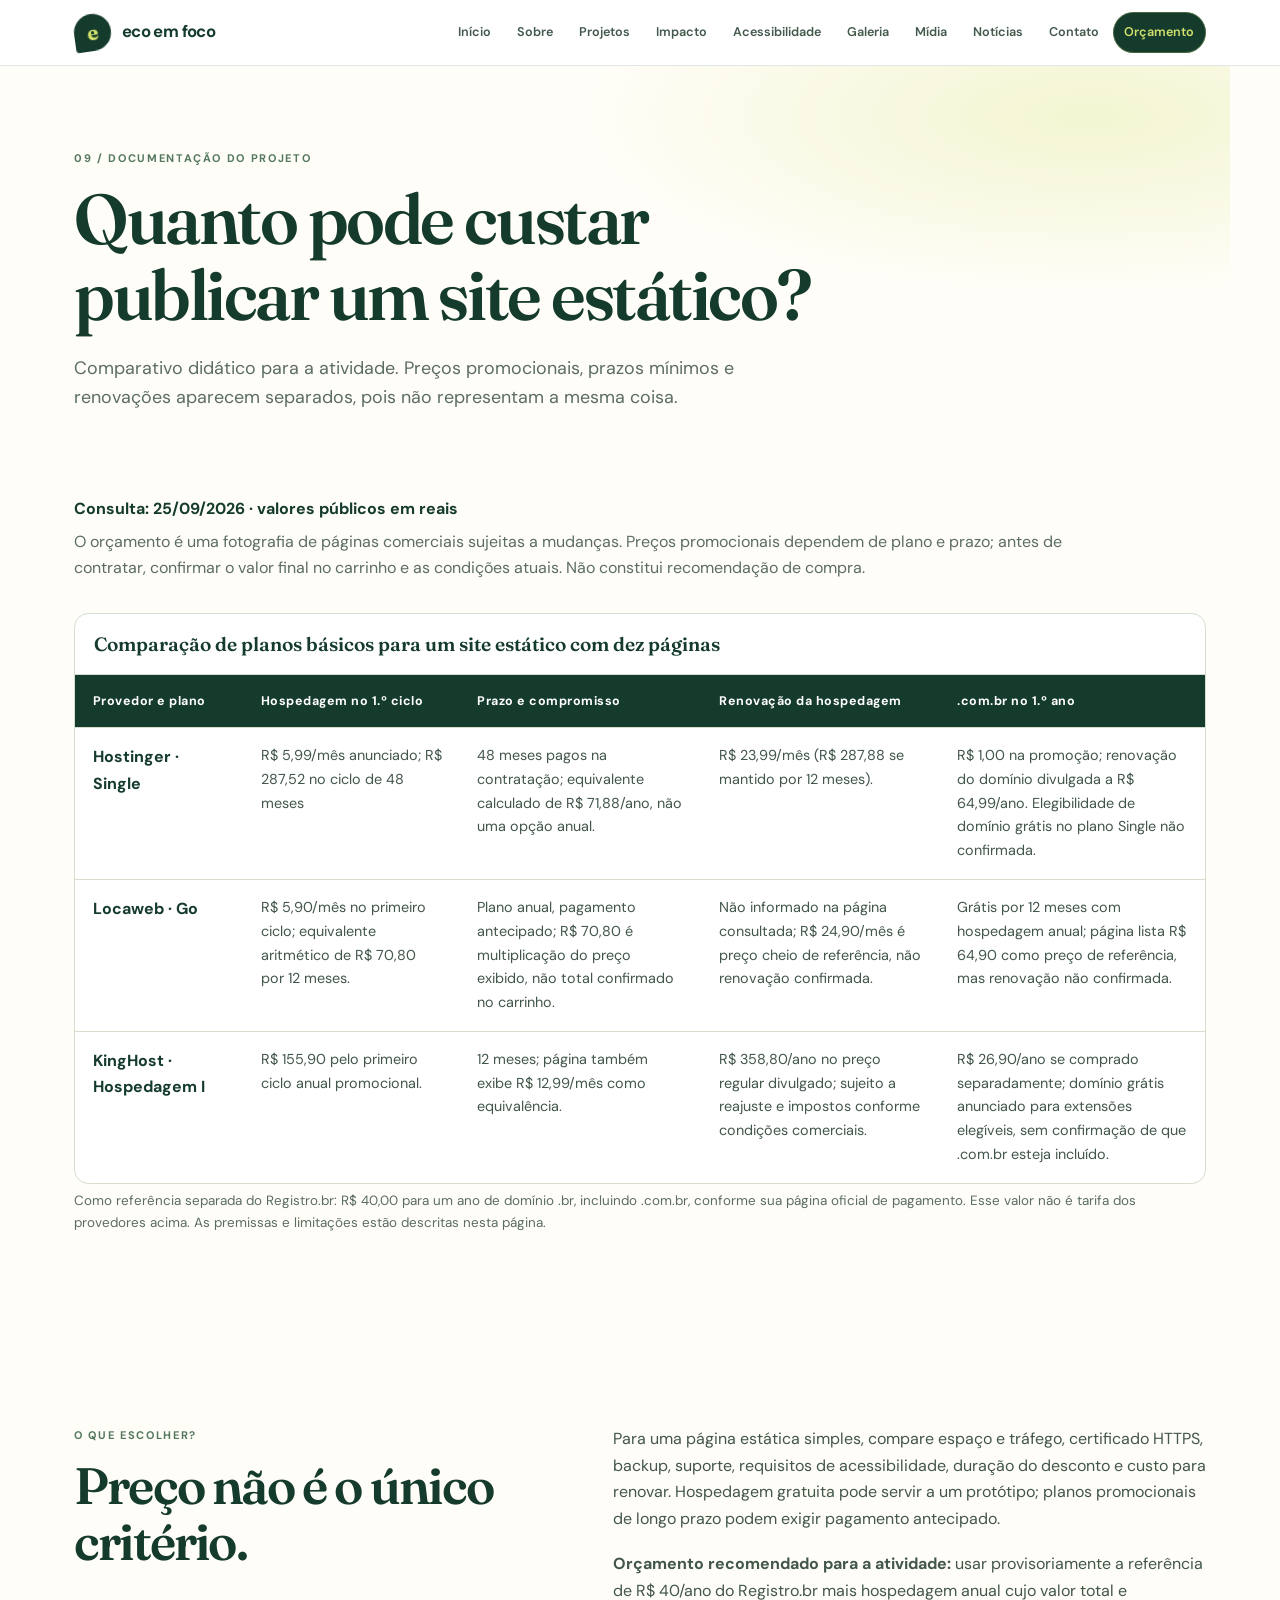
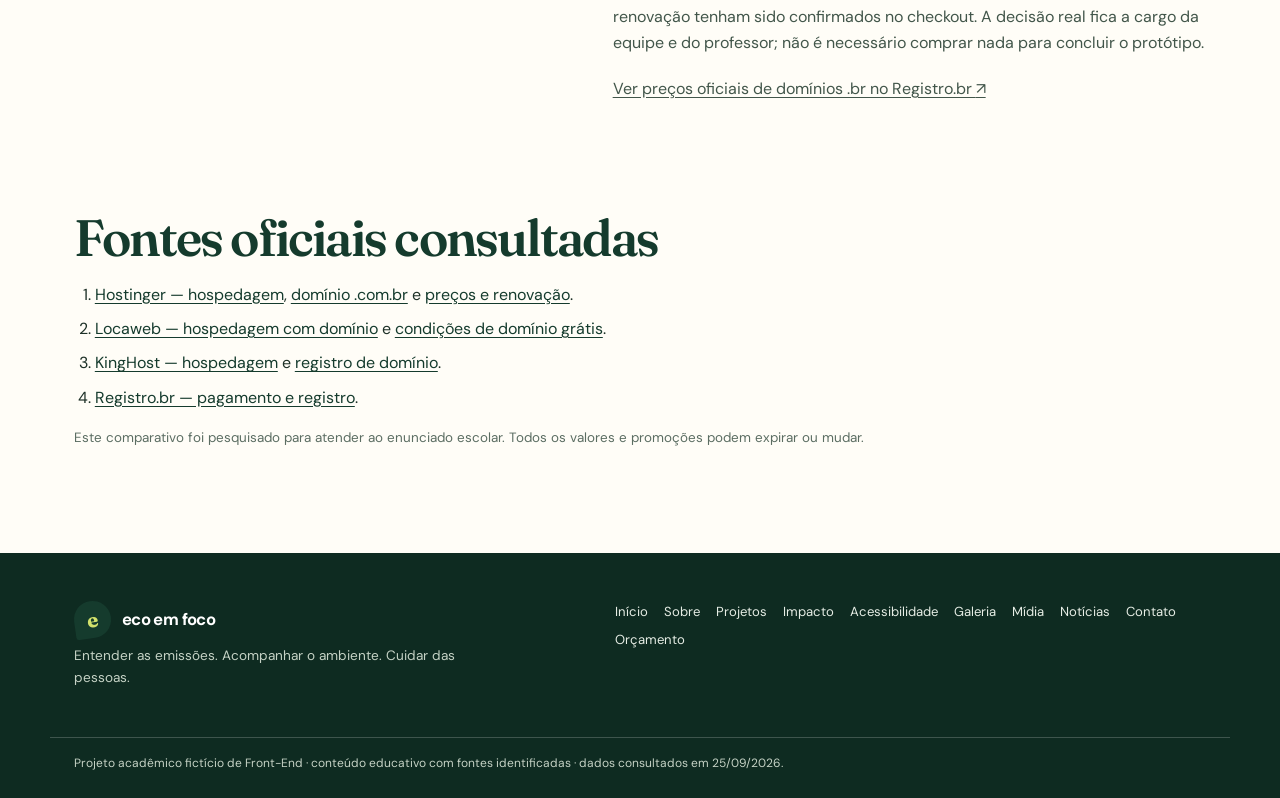
<file: orcamento_hospedagem.html>
<!doctype html>
<html lang="pt-BR">
  <head>
    <!-- Metadados básicos para idioma, adaptação a telas e descrição nos buscadores. -->
    <meta charset="utf-8" />
    <meta name="viewport" content="width=device-width, initial-scale=1" />
    <meta
      name="description"
      content="Eco em Foco: educação sobre emissões de carbono, ambiente e impacto social."
    />
    <meta name="theme-color" content="#153b2d" />
    <title>Orçamento | Eco em Foco</title>
    <!-- CSS compartilhado mantém identidade e comportamento consistentes nas dez páginas. -->
    <link rel="stylesheet" href="css/styles.css" />
    <!--
    Aprendendo HTML:
    - <a> cria um link. O atributo href="..." diz para onde ele leva.
    - class="..." funciona como uma categoria: vários elementos podem ter a mesma classe e receber o mesmo estilo.
    - id="..." identifica um elemento único, como um nome especial para esse bloco da página.
    - aria-label="..." ajuda leitores de tela a entenderem o que o elemento faz.
  --></head>
  <body>
    <a class="skip-link" href="#conteudo">Ir para o conteúdo principal</a>
    <!-- Cabeçalho e navegação globais: o estado atual da página é anunciado por aria-current. -->
    <header class="site-header">
      <div class="header-inner">
        <a
          class="brand"
          href="index.html"
          aria-label="Eco em Foco, página inicial"
          ><span class="brand-mark" aria-hidden="true">e</span
          ><span class="brand-text">eco em foco</span></a
        >
        <details class="mobile-nav" open>
          <summary aria-label="Abrir menu de navegação">Menu</summary>
          <nav
            class="main-nav"
            id="menu-principal"
            aria-label="Navegação principal"
          >
            <a href="index.html">Início</a>
            <a href="sobre.html">Sobre</a>
            <a href="projetos.html">Projetos</a>
            <a href="impacto.html">Impacto</a>
            <a href="acessibilidade.html">Acessibilidade</a>
            <a href="galeria.html">Galeria</a>
            <a href="midia.html">Mídia</a>
            <a href="noticias.html">Notícias</a>
            <a href="contato.html">Contato</a>
            <a href="orcamento_hospedagem.html" aria-current="page"
              >Orçamento</a
            >
          </nav>
        </details>
      </div>
    </header>
    <!-- main fornece um único destino para o atalho de navegação por teclado. -->
    <main id="conteudo">
      <section class="page-hero">
        <p class="eyebrow eyebrow-dark">09 / documentação do projeto</p>
        <h1>Quanto pode custar publicar um site estático?</h1>
        <p class="page-intro">
          Comparativo didático para a atividade. Preços promocionais, prazos
          mínimos e renovações aparecem separados, pois não representam a mesma
          coisa.
        </p>
      </section>
      <section class="section budget-note">
        <strong>Consulta: 25/09/2026 · valores públicos em reais</strong>
        <p>
          O orçamento é uma fotografia de páginas comerciais sujeitas a
          mudanças. Preços promocionais dependem de plano e prazo; antes de
          contratar, confirmar o valor final no carrinho e as condições atuais.
          Não constitui recomendação de compra.
        </p>
      </section>
      <section class="section budget-table-wrap">
        <div class="table-wrap">
          <table>
            <caption>
              Comparação de planos básicos para um site estático com dez páginas
            </caption>
            <thead>
              <tr>
                <th scope="col">Provedor e plano</th>
                <th scope="col">Hospedagem no 1.º ciclo</th>
                <th scope="col">Prazo e compromisso</th>
                <th scope="col">Renovação da hospedagem</th>
                <th scope="col">.com.br no 1.º ano</th>
              </tr>
            </thead>
            <tbody>
              <tr>
                <th scope="row">Hostinger · Single</th>
                <td>R$ 5,99/mês anunciado; R$ 287,52 no ciclo de 48 meses</td>
                <td>
                  48 meses pagos na contratação; equivalente calculado de R$
                  71,88/ano, não uma opção anual.
                </td>
                <td>R$ 23,99/mês (R$ 287,88 se mantido por 12 meses).</td>
                <td>
                  R$ 1,00 na promoção; renovação do domínio divulgada a R$
                  64,99/ano. Elegibilidade de domínio grátis no plano Single não
                  confirmada.
                </td>
              </tr>
              <tr>
                <th scope="row">Locaweb · Go</th>
                <td>
                  R$ 5,90/mês no primeiro ciclo; equivalente aritmético de R$
                  70,80 por 12 meses.
                </td>
                <td>
                  Plano anual, pagamento antecipado; R$ 70,80 é multiplicação do
                  preço exibido, não total confirmado no carrinho.
                </td>
                <td>
                  Não informado na página consultada; R$ 24,90/mês é preço cheio
                  de referência, não renovação confirmada.
                </td>
                <td>
                  Grátis por 12 meses com hospedagem anual; página lista R$
                  64,90 como preço de referência, mas renovação não confirmada.
                </td>
              </tr>
              <tr>
                <th scope="row">KingHost · Hospedagem I</th>
                <td>R$ 155,90 pelo primeiro ciclo anual promocional.</td>
                <td>
                  12 meses; página também exibe R$ 12,99/mês como equivalência.
                </td>
                <td>
                  R$ 358,80/ano no preço regular divulgado; sujeito a reajuste e
                  impostos conforme condições comerciais.
                </td>
                <td>
                  R$ 26,90/ano se comprado separadamente; domínio grátis
                  anunciado para extensões elegíveis, sem confirmação de que
                  .com.br esteja incluído.
                </td>
              </tr>
            </tbody>
          </table>
        </div>
        <p class="small-note">
          Como referência separada do Registro.br: R$ 40,00 para um ano de
          domínio .br, incluindo .com.br, conforme sua página oficial de
          pagamento. Esse valor não é tarifa dos provedores acima. As premissas
          e limitações estão descritas nesta página.
        </p>
      </section>
      <section class="section two-column">
        <div>
          <p class="eyebrow eyebrow-dark">O que escolher?</p>
          <h2>Preço não é o único critério.</h2>
        </div>
        <div class="rich-copy">
          <p>
            Para uma página estática simples, compare espaço e tráfego,
            certificado HTTPS, backup, suporte, requisitos de acessibilidade,
            duração do desconto e custo para renovar. Hospedagem gratuita pode
            servir a um protótipo; planos promocionais de longo prazo podem
            exigir pagamento antecipado.
          </p>
          <p>
            <strong>Orçamento recomendado para a atividade:</strong> usar
            provisoriamente a referência de R$ 40/ano do Registro.br mais
            hospedagem anual cujo valor total e renovação tenham sido
            confirmados no checkout. A decisão real fica a cargo da equipe e do
            professor; não é necessário comprar nada para concluir o protótipo.
          </p>
          <a
            href="https://registro.br/ajuda/pagamento-de-dominio/"
            target="_blank"
            rel="noopener"
            >Ver preços oficiais de domínios .br no Registro.br
            <span aria-hidden="true">↗</span></a
          >
        </div>
      </section>
      <section class="section budget-sources">
        <h2>Fontes oficiais consultadas</h2>
        <ol>
          <li>
            <a
              href="https://www.hostinger.com/br/hospedagem-de-sites"
              target="_blank"
              rel="noopener"
              >Hostinger — hospedagem</a
            >,
            <a
              href="https://www.hostinger.com/br/tld/dominio-com-br"
              target="_blank"
              rel="noopener"
              >domínio .com.br</a
            >
            e
            <a
              href="https://www.hostinger.com/br/precos"
              target="_blank"
              rel="noopener"
              >preços e renovação</a
            >.
          </li>
          <li>
            <a
              href="https://www.locaweb.com.br/hospedagem-de-sites-com-dominio-gratis/"
              target="_blank"
              rel="noopener"
              >Locaweb — hospedagem com domínio</a
            >
            e
            <a
              href="https://www.locaweb.com.br/registro-de-dominio-gratis/"
              target="_blank"
              rel="noopener"
              >condições de domínio grátis</a
            >.
          </li>
          <li>
            <a
              href="https://king.host/hospedagem-de-sites"
              target="_blank"
              rel="noopener"
              >KingHost — hospedagem</a
            >
            e
            <a
              href="https://king.host/registro-de-dominio"
              target="_blank"
              rel="noopener"
              >registro de domínio</a
            >.
          </li>
          <li>
            <a
              href="https://registro.br/ajuda/pagamento-de-dominio/"
              target="_blank"
              rel="noopener"
              >Registro.br — pagamento e registro</a
            >.
          </li>
        </ol>
        <p class="small-note">
          Este comparativo foi pesquisado para atender ao enunciado escolar.
          Todos os valores e promoções podem expirar ou mudar.
        </p>
      </section>
    </main>
    <!-- Rodapé repetido oferece caminhos globais e identifica o caráter educativo do projeto. -->
    <footer class="site-footer">
      <div class="footer-inner">
        <div>
          <a class="brand footer-brand" href="index.html"
            ><span class="brand-mark" aria-hidden="true">e</span
            ><span class="brand-text">eco em foco</span></a
          >
          <p>
            Entender as emissões. Acompanhar o ambiente. Cuidar das pessoas.
          </p>
        </div>
        <nav class="footer-links" aria-label="Navegação no rodapé">
          <a href="index.html">Início</a>
          <a href="sobre.html">Sobre</a>
          <a href="projetos.html">Projetos</a>
          <a href="impacto.html">Impacto</a>
          <a href="acessibilidade.html">Acessibilidade</a>
          <a href="galeria.html">Galeria</a>
          <a href="midia.html">Mídia</a>
          <a href="noticias.html">Notícias</a>
          <a href="contato.html">Contato</a>
          <a href="orcamento_hospedagem.html" aria-current="page">Orçamento</a>
        </nav>
      </div>
      <div class="footer-bottom">
        Projeto acadêmico fictício de Front-End · conteúdo educativo com fontes
        identificadas · dados consultados em 25/09/2026.
      </div>
    </footer>
  </body>
</html>
</file>
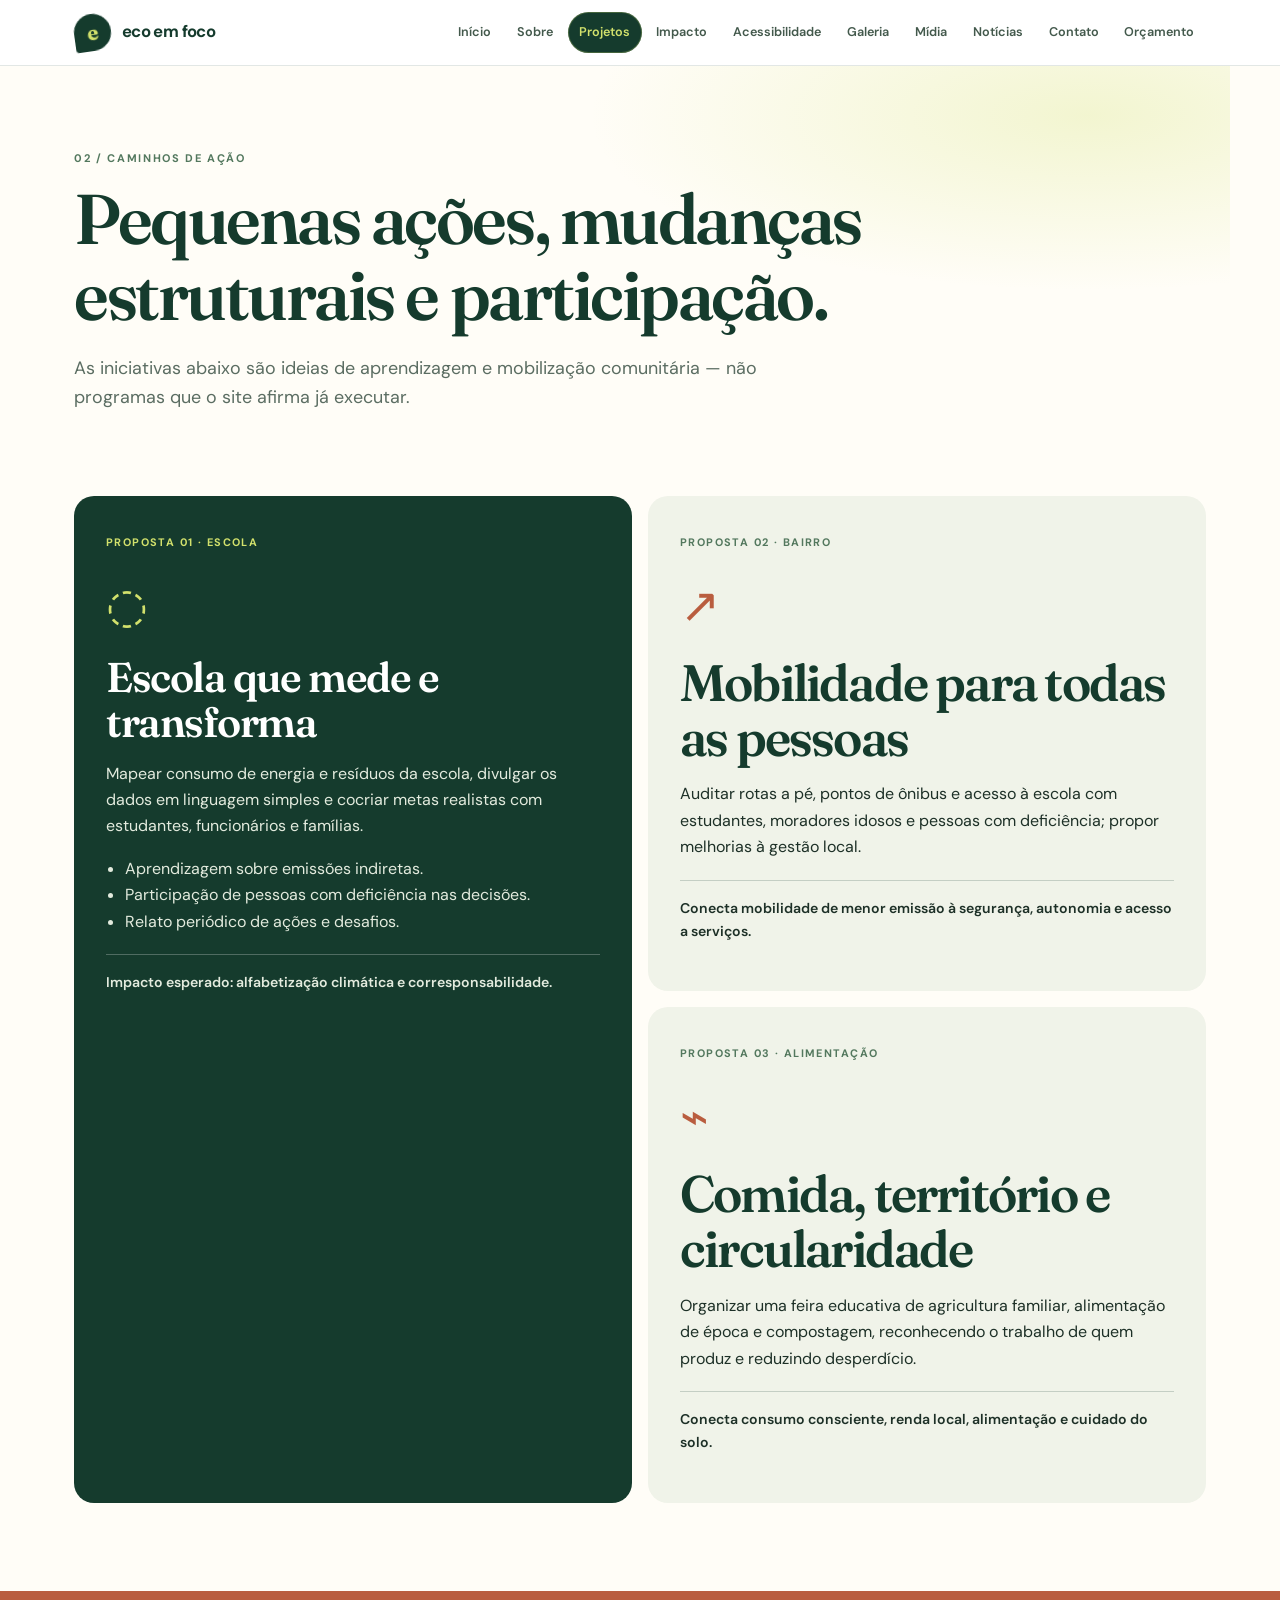
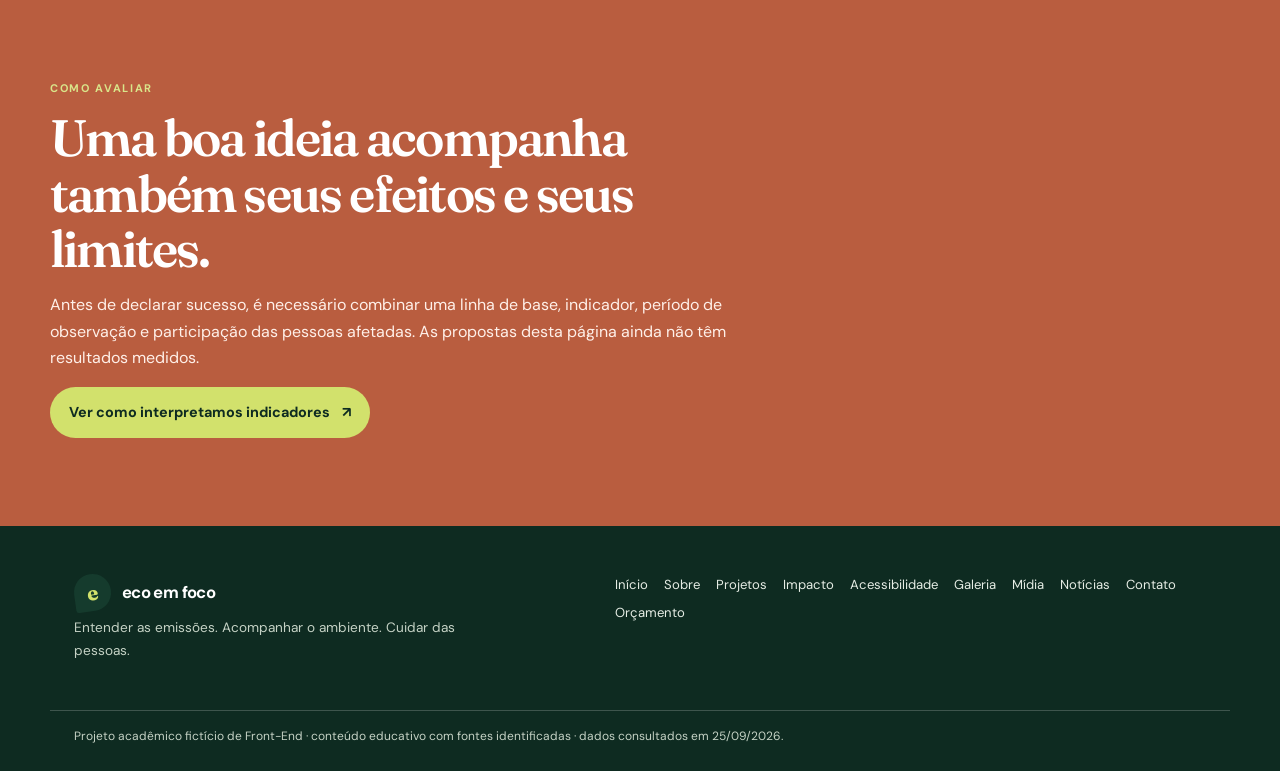
<file: projetos.html>
<!doctype html>
<html lang="pt-BR">
  <head>
    <!-- Metadados básicos para idioma, adaptação a telas e descrição nos buscadores. -->
    <meta charset="utf-8" />
    <meta name="viewport" content="width=device-width, initial-scale=1" />
    <meta
      name="description"
      content="Eco em Foco: educação sobre emissões de carbono, ambiente e impacto social."
    />
    <meta name="theme-color" content="#153b2d" />
    <title>Projetos | Eco em Foco</title>
    <!-- CSS compartilhado mantém identidade e comportamento consistentes nas dez páginas. -->
    <link rel="stylesheet" href="css/styles.css" />
    <!--
    Aprendendo HTML:
    - <a> cria um link. O atributo href="..." diz para onde ele leva.
    - class="..." funciona como uma categoria: vários elementos podem ter a mesma classe e receber o mesmo estilo.
    - id="..." identifica um elemento único, como um nome especial para esse bloco da página.
    - aria-label="..." ajuda leitores de tela a entenderem o que o elemento faz.
  --></head>
  <body>
    <a class="skip-link" href="#conteudo">Ir para o conteúdo principal</a>
    <!-- Cabeçalho e navegação globais: o estado atual da página é anunciado por aria-current. -->
    <header class="site-header">
      <div class="header-inner">
        <a
          class="brand"
          href="index.html"
          aria-label="Eco em Foco, página inicial"
          ><span class="brand-mark" aria-hidden="true">e</span
          ><span class="brand-text">eco em foco</span></a
        >
        <details class="mobile-nav" open>
          <summary aria-label="Abrir menu de navegação">Menu</summary>
          <nav
            class="main-nav"
            id="menu-principal"
            aria-label="Navegação principal"
          >
            <a href="index.html">Início</a>
            <a href="sobre.html">Sobre</a>
            <a href="projetos.html" aria-current="page">Projetos</a>
            <a href="impacto.html">Impacto</a>
            <a href="acessibilidade.html">Acessibilidade</a>
            <a href="galeria.html">Galeria</a>
            <a href="midia.html">Mídia</a>
            <a href="noticias.html">Notícias</a>
            <a href="contato.html">Contato</a>
            <a href="orcamento_hospedagem.html">Orçamento</a>
          </nav>
        </details>
      </div>
    </header>
    <!-- main fornece um único destino para o atalho de navegação por teclado. -->
    <main id="conteudo">
      <section class="page-hero">
        <p class="eyebrow eyebrow-dark">02 / caminhos de ação</p>
        <h1>Pequenas ações, mudanças estruturais e participação.</h1>
        <p class="page-intro">
          As iniciativas abaixo são ideias de aprendizagem e mobilização
          comunitária — não programas que o site afirma já executar.
        </p>
      </section>
      <section class="section project-grid">
        <article class="project-card project-feature">
          <span class="project-tag">PROPOSTA 01 · ESCOLA</span>
          <div class="project-symbol" aria-hidden="true">◌</div>
          <h2>Escola que mede e transforma</h2>
          <p>
            Mapear consumo de energia e resíduos da escola, divulgar os dados em
            linguagem simples e cocriar metas realistas com estudantes,
            funcionários e famílias.
          </p>
          <ul>
            <li>Aprendizagem sobre emissões indiretas.</li>
            <li>Participação de pessoas com deficiência nas decisões.</li>
            <li>Relato periódico de ações e desafios.</li>
          </ul>
          <p class="impact-label">
            Impacto esperado: alfabetização climática e corresponsabilidade.
          </p>
        </article>
        <article class="project-card">
          <span class="project-tag">PROPOSTA 02 · BAIRRO</span>
          <div class="project-symbol" aria-hidden="true">↗</div>
          <h2>Mobilidade para todas as pessoas</h2>
          <p>
            Auditar rotas a pé, pontos de ônibus e acesso à escola com
            estudantes, moradores idosos e pessoas com deficiência; propor
            melhorias à gestão local.
          </p>
          <p class="impact-label">
            Conecta mobilidade de menor emissão à segurança, autonomia e acesso
            a serviços.
          </p>
        </article>
        <article class="project-card">
          <span class="project-tag">PROPOSTA 03 · ALIMENTAÇÃO</span>
          <div class="project-symbol" aria-hidden="true">⌁</div>
          <h2>Comida, território e circularidade</h2>
          <p>
            Organizar uma feira educativa de agricultura familiar, alimentação
            de época e compostagem, reconhecendo o trabalho de quem produz e
            reduzindo desperdício.
          </p>
          <p class="impact-label">
            Conecta consumo consciente, renda local, alimentação e cuidado do
            solo.
          </p>
        </article>
      </section>
      <section class="section action-note">
        <p class="eyebrow">Como avaliar</p>
        <h2>Uma boa ideia acompanha também seus efeitos e seus limites.</h2>
        <p>
          Antes de declarar sucesso, é necessário combinar uma linha de base,
          indicador, período de observação e participação das pessoas afetadas.
          As propostas desta página ainda não têm resultados medidos.
        </p>
        <a class="button button-light" href="impacto.html"
          >Ver como interpretamos indicadores
          <span aria-hidden="true">↗</span></a
        >
      </section>
    </main>
    <!-- Rodapé repetido oferece caminhos globais e identifica o caráter educativo do projeto. -->
    <footer class="site-footer">
      <div class="footer-inner">
        <div>
          <a class="brand footer-brand" href="index.html"
            ><span class="brand-mark" aria-hidden="true">e</span
            ><span class="brand-text">eco em foco</span></a
          >
          <p>
            Entender as emissões. Acompanhar o ambiente. Cuidar das pessoas.
          </p>
        </div>
        <nav class="footer-links" aria-label="Navegação no rodapé">
          <a href="index.html">Início</a>
          <a href="sobre.html">Sobre</a>
          <a href="projetos.html" aria-current="page">Projetos</a>
          <a href="impacto.html">Impacto</a>
          <a href="acessibilidade.html">Acessibilidade</a>
          <a href="galeria.html">Galeria</a>
          <a href="midia.html">Mídia</a>
          <a href="noticias.html">Notícias</a>
          <a href="contato.html">Contato</a>
          <a href="orcamento_hospedagem.html">Orçamento</a>
        </nav>
      </div>
      <div class="footer-bottom">
        Projeto acadêmico fictício de Front-End · conteúdo educativo com fontes
        identificadas · dados consultados em 25/09/2026.
      </div>
    </footer>
  </body>
</html>
</file>
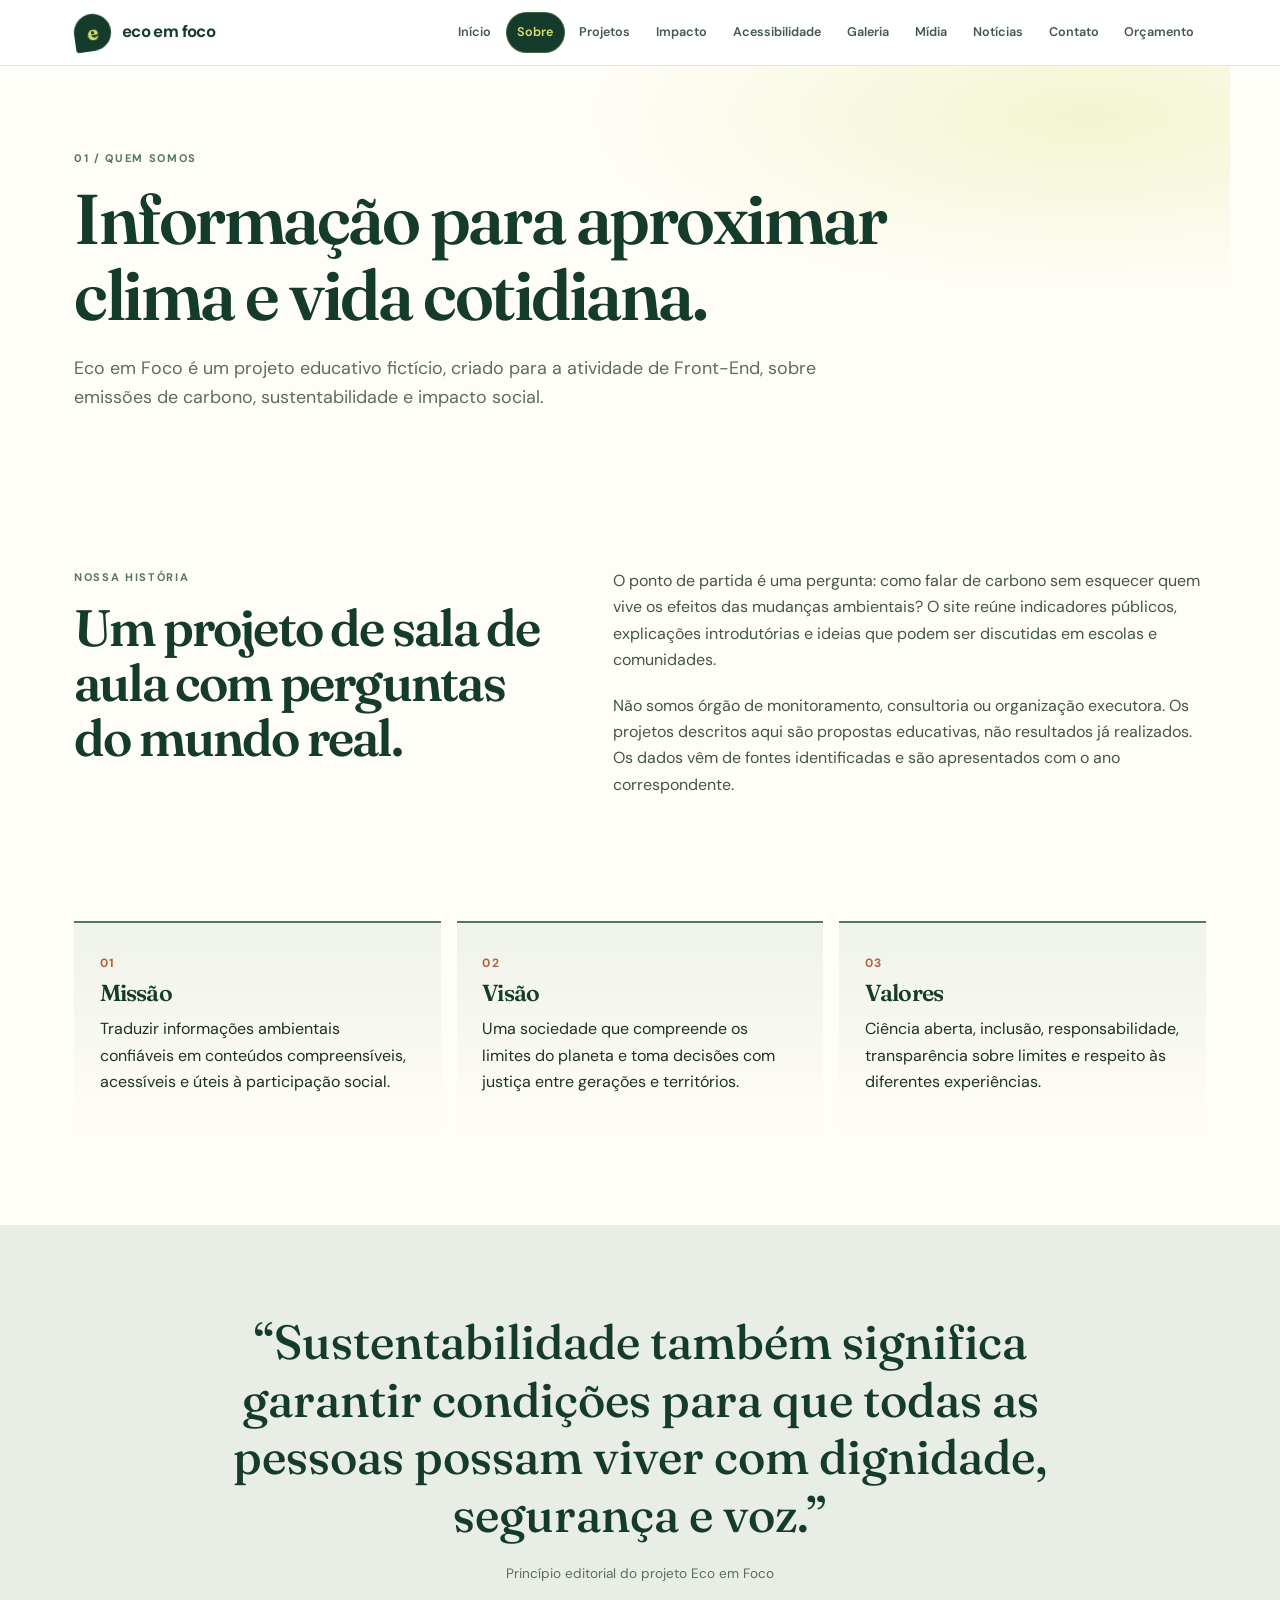
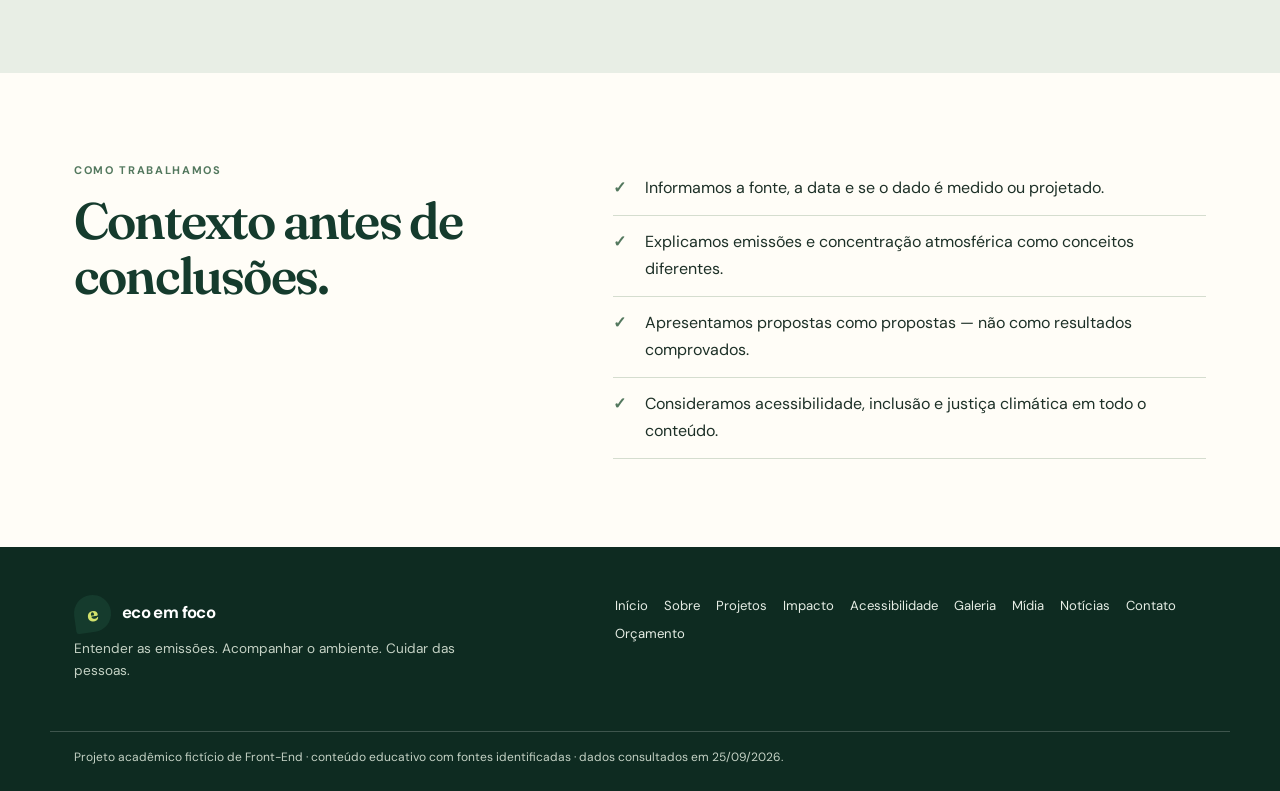
<file: Sobre.html>
<!doctype html>
<html lang="pt-BR">
  <head>
    <!-- Metadados básicos para idioma, adaptação a telas e descrição nos buscadores. -->
    <meta charset="utf-8" />
    <meta name="viewport" content="width=device-width, initial-scale=1" />
    <meta
      name="description"
      content="Eco em Foco: educação sobre emissões de carbono, ambiente e impacto social."
    />
    <meta name="theme-color" content="#153b2d" />
    <title>Sobre | Eco em Foco</title>
    <!-- CSS compartilhado mantém identidade e comportamento consistentes nas dez páginas. -->
    <link rel="stylesheet" href="css/styles.css" />
    <!--
    Aprendendo HTML:
    - <a> cria um link. O atributo href="..." diz para onde ele leva.
    - class="..." funciona como uma categoria: vários elementos podem ter a mesma classe e receber o mesmo estilo.
    - id="..." identifica um elemento único, como um nome especial para esse bloco da página.
    - aria-label="..." ajuda leitores de tela a entenderem o que o elemento faz.
  --></head>
  <body>
    <a class="skip-link" href="#conteudo">Ir para o conteúdo principal</a>
    <!-- Cabeçalho e navegação globais: o estado atual da página é anunciado por aria-current. -->
    <header class="site-header">
      <div class="header-inner">
        <a
          class="brand"
          href="index.html"
          aria-label="Eco em Foco, página inicial"
          ><span class="brand-mark" aria-hidden="true">e</span
          ><span class="brand-text">eco em foco</span></a
        >
        <details class="mobile-nav" open>
          <summary aria-label="Abrir menu de navegação">Menu</summary>
          <nav
            class="main-nav"
            id="menu-principal"
            aria-label="Navegação principal"
          >
            <a href="index.html">Início</a>
            <a href="sobre.html" aria-current="page">Sobre</a>
            <a href="projetos.html">Projetos</a>
            <a href="impacto.html">Impacto</a>
            <a href="acessibilidade.html">Acessibilidade</a>
            <a href="galeria.html">Galeria</a>
            <a href="midia.html">Mídia</a>
            <a href="noticias.html">Notícias</a>
            <a href="contato.html">Contato</a>
            <a href="orcamento_hospedagem.html">Orçamento</a>
          </nav>
        </details>
      </div>
    </header>
    <!-- main fornece um único destino para o atalho de navegação por teclado. -->
    <main id="conteudo">
      <section class="page-hero">
        <p class="eyebrow eyebrow-dark">01 / quem somos</p>
        <h1>Informação para aproximar clima e vida cotidiana.</h1>
        <p class="page-intro">
          Eco em Foco é um projeto educativo fictício, criado para a atividade
          de Front-End, sobre emissões de carbono, sustentabilidade e impacto
          social.
        </p>
      </section>
      <section class="section about-layout">
        <div>
          <p class="eyebrow eyebrow-dark">Nossa história</p>
          <h2>Um projeto de sala de aula com perguntas do mundo real.</h2>
        </div>
        <div class="rich-copy">
          <p>
            O ponto de partida é uma pergunta: como falar de carbono sem
            esquecer quem vive os efeitos das mudanças ambientais? O site reúne
            indicadores públicos, explicações introdutórias e ideias que podem
            ser discutidas em escolas e comunidades.
          </p>
          <p>
            Não somos órgão de monitoramento, consultoria ou organização
            executora. Os projetos descritos aqui são propostas educativas, não
            resultados já realizados. Os dados vêm de fontes identificadas e são
            apresentados com o ano correspondente.
          </p>
        </div>
      </section>
      <section class="section values-grid">
        <article>
          <span class="value-number">01</span>
          <h3>Missão</h3>
          <p>
            Traduzir informações ambientais confiáveis em conteúdos
            compreensíveis, acessíveis e úteis à participação social.
          </p>
        </article>
        <article>
          <span class="value-number">02</span>
          <h3>Visão</h3>
          <p>
            Uma sociedade que compreende os limites do planeta e toma decisões
            com justiça entre gerações e territórios.
          </p>
        </article>
        <article>
          <span class="value-number">03</span>
          <h3>Valores</h3>
          <p>
            Ciência aberta, inclusão, responsabilidade, transparência sobre
            limites e respeito às diferentes experiências.
          </p>
        </article>
      </section>
      <section class="section quote-panel">
        <blockquote>
          “Sustentabilidade também significa garantir condições para que todas
          as pessoas possam viver com dignidade, segurança e voz.”
        </blockquote>
        <p>Princípio editorial do projeto Eco em Foco</p>
      </section>
      <section class="section two-column">
        <div>
          <p class="eyebrow eyebrow-dark">Como trabalhamos</p>
          <h2>Contexto antes de conclusões.</h2>
        </div>
        <ul class="check-list">
          <li>Informamos a fonte, a data e se o dado é medido ou projetado.</li>
          <li>
            Explicamos emissões e concentração atmosférica como conceitos
            diferentes.
          </li>
          <li>
            Apresentamos propostas como propostas — não como resultados
            comprovados.
          </li>
          <li>
            Consideramos acessibilidade, inclusão e justiça climática em todo o
            conteúdo.
          </li>
        </ul>
      </section>
    </main>
    <!-- Rodapé repetido oferece caminhos globais e identifica o caráter educativo do projeto. -->
    <footer class="site-footer">
      <div class="footer-inner">
        <div>
          <a class="brand footer-brand" href="index.html"
            ><span class="brand-mark" aria-hidden="true">e</span
            ><span class="brand-text">eco em foco</span></a
          >
          <p>
            Entender as emissões. Acompanhar o ambiente. Cuidar das pessoas.
          </p>
        </div>
        <nav class="footer-links" aria-label="Navegação no rodapé">
          <a href="index.html">Início</a>
          <a href="sobre.html" aria-current="page">Sobre</a>
          <a href="projetos.html">Projetos</a>
          <a href="impacto.html">Impacto</a>
          <a href="acessibilidade.html">Acessibilidade</a>
          <a href="galeria.html">Galeria</a>
          <a href="midia.html">Mídia</a>
          <a href="noticias.html">Notícias</a>
          <a href="contato.html">Contato</a>
          <a href="orcamento_hospedagem.html">Orçamento</a>
        </nav>
      </div>
      <div class="footer-bottom">
        Projeto acadêmico fictício de Front-End · conteúdo educativo com fontes
        identificadas · dados consultados em 25/09/2026.
      </div>
    </footer>
  </body>
</html>
</file>
<file: css/styles.css>
/*
  Eco em Foco — CSS global
  Este arquivo organiza a aparência do site em blocos.
  Cada seção abaixo explica uma parte da página e como ela funciona.
*/

/*
  1) Importação de fontes e variáveis
  Aqui definimos a paleta de cores e os tipos usados no projeto.
  O tema é verde e terracota, com sensação de natureza, clima e acolhimento.
*/
@import url('https://fonts.googleapis.com/css2?family=DM+Sans:wght@400;500;600;700&family=Fraunces:opsz,wght@9..144,500;9..144,600;9..144,700&display=swap');

:root {
  --forest: #153b2d;
  --forest-deep: #0e2b21;
  --leaf: #53785e;
  --cream: #f6f3e9;
  --paper: #fffdf7;
  --mist: #e8eee5;
  --ink: #1d3027;
  --muted: #5b6d62;
  --lime: #d2e16c;
  --rust: #b95d3f;
  --line: #d5ddcf;
  --serif: 'Fraunces', Georgia, serif;
  --sans: 'DM Sans', Arial, sans-serif;
  --content: 1180px;
  --ease: cubic-bezier(.23, 1, .32, 1);
}

/*
  2) Reset e base da página
  Este bloco limpa margens e paddings padrões do navegador.
  Também define a fonte principal e a cor de fundo do site.
*/
* {
  box-sizing: border-box;
}

html {
  scroll-behavior: smooth;
  scroll-padding-top: 6rem;
}

body {
  margin: 0;
  background: var(--paper);
  color: var(--ink);
  font: 400 16px/1.65 var(--sans);
}

img,
video,
iframe {
  max-width: 100%;
}

img {
  display: block;
}

a {
  color: inherit;
  text-underline-offset: .2em;
}

button,
input,
select,
textarea {
  font: inherit;
}

button,
a,
input,
select,
textarea {
  touch-action: manipulation;
}

:focus-visible {
  outline: 3px solid #a14827;
  outline-offset: 4px;
  border-radius: 3px;
}

::selection {
  background: var(--lime);
  color: var(--forest-deep);
}

/*
  3) Skip link
  Esse atalho ajuda quem usa teclado a pular direto para o conteúdo principal.
  Sem ele, a navegação por teclado fica mais cansativa.
*/
.skip-link {
  position: absolute;
  left: 1rem;
  top: -8rem;
  z-index: 100;
  background: var(--lime);
  color: var(--forest-deep);
  padding: .8rem 1rem;
  font-weight: 700;
}

.skip-link:focus {
  top: 1rem;
}

/*
  4) Cabeçalho e navegação principal
  O header fica fixo no topo para manter o menu sempre acessível.
*/
.site-header {
  position: sticky;
  top: 0;
  z-index: 30;
  background: rgba(255, 255, 255, 0.96);
  border-bottom: 1px solid rgba(19, 61, 47, 0.12);
  backdrop-filter: blur(12px);
}

.header-inner {
  max-width: var(--content);
  margin: auto;
  /* O padding cria espaço entre o conteúdo e as bordas do cabeçalho. */
  padding: .75rem 1.5rem;
  /* O display flex coloca a marca e o menu na mesma linha. */
  display: flex;
  /* align-items center alinha os elementos pelo centro vertical. */
  align-items: center;
  /* Separa a marca do menu e distribui o espaço disponível. */
  justify-content: space-between;
  gap: 2rem;
}

.brand {
  /* inline-flex mantém a marca em linha e permite alinhar seus elementos internos. */
  display: inline-flex;
  align-items: center;
  /* gap cria distância entre o símbolo e o nome do site. */
  gap: .7rem;
  /* margin-right auto empurra o menu para o lado direito. */
  margin-right: auto;
  text-decoration: none;
  color: var(--forest);
  font-weight: 700;
  letter-spacing: -.04em;
}

.brand-mark {
  display: grid;
  place-items: center;
  width: 2.3rem;
  height: 2.3rem;
  border-radius: 50% 50% 50% 8%;
  background: var(--forest);
  color: var(--lime);
  font: 700 1.3rem var(--serif);
  transform: rotate(-8deg);
}

.brand-text {
  font-size: 1.05rem;
}

.main-nav {
  /* flex organiza os links do menu lado a lado. */
  display: flex;
  align-items: center;
  /* gap controla o pequeno espaço entre cada link. */
  gap: .18rem;
}

.main-nav a {
  /* padding aumenta a área clicável do link. */
  padding: .62rem .72rem;
  /* Um valor grande deixa as bordas do link arredondadas. */
  border-radius: 99px;
  color: #43594c;
  text-decoration: none;
  font-size: .79rem;
  font-weight: 600;
  transition: background .18s var(--ease), color .18s var(--ease), box-shadow .18s var(--ease);
}

.main-nav a:hover {
  background: var(--mist);
  color: var(--forest);
}

.main-nav a[aria-current="page"] {
  background: var(--forest);
  color: var(--lime);
  box-shadow: inset 0 0 0 1px rgba(210, 225, 108, .25);
}

.main-nav a[aria-current="page"]:hover {
  background: var(--forest);
  color: var(--lime);
}

.nav-toggle {
  display: none;
  border: 1px solid var(--line);
  border-radius: 99px;
  padding: .58rem .85rem;
  background: var(--paper);
  color: var(--forest);
  font-weight: 700;
}

/*
  5) Tipografia e layout geral
  Aqui ajustamos títulos, parágrafos, rótulos e limites de largura das seções.
  Isso cria uma leitura mais confortável e uniforme em todas as páginas.
*/
main {
  min-height: 60vh;
}

.container {
  width: min(var(--content), 100% - 3rem);
  margin-inline: auto;
}

.eyebrow {
  margin: 0 0 .85rem;
  color: #d9e58a;
  font-size: .69rem;
  font-weight: 700;
  letter-spacing: .15em;
  text-transform: uppercase;
}

.eyebrow-dark {
  color: var(--leaf);
}

h1,
h2,
h3 {
  font-family: var(--serif);
  font-weight: 600;
  line-height: 1.08;
  letter-spacing: -.035em;
  color: var(--forest);
}

h1 {
  font-size: clamp(2.8rem, 6.1vw, 5.4rem);
  max-width: 16ch;
  margin: .2rem 0 1.3rem;
}

h2 {
  font-size: clamp(2rem, 4vw, 3.2rem);
  margin: .25rem 0 1rem;
}

h3 {
  font-size: 1.45rem;
  margin: .3rem 0 .7rem;
}

p {
  margin: .4rem 0 1rem;
}

.small-note {
  color: var(--muted);
  font-size: .84rem;
}

.section {
  max-width: var(--content);
  margin: 0 auto;
  padding: 5.5rem 1.5rem;
}

.page-hero {
  max-width: var(--content);
  margin: auto;
  padding: 5.2rem 1.5rem 3.2rem;
  background: radial-gradient(ellipse at 88% 12%, rgba(210, 225, 108, .28), transparent 34%);
}

.page-hero h1 {
  font-size: clamp(2.7rem, 5.5vw, 4.6rem);
  max-width: 18ch;
}

.page-intro {
  max-width: 62ch;
  color: var(--muted);
  font-size: 1.12rem;
}

/*
  6) Hero da página inicial
  O hero é o grande bloco de apresentação do site.
  Ele combina texto, imagem e etiqueta para dar visibilidade ao tema principal.
*/
.hero {
  position: relative;
  overflow: hidden;
  /* O grid divide o hero em uma área de texto e outra de imagem. */
  display: grid;
  grid-template-columns: 1.02fr .98fr;
  /* min-height evita que o bloco fique baixo demais em telas grandes. */
  min-height: 590px;
  background: var(--forest);
  color: #f8f5e9;
}

.hero::before {
  content: "";
  position: absolute;
  inset: 0 52% 0 0;
  background: radial-gradient(circle at 12% 90%, rgba(210, 225, 108, .16), transparent 45%);
  pointer-events: none;
}

.hero-copy {
  position: relative;
  z-index: 1;
  align-self: center;
  max-width: 760px;
  padding: 5rem max(2rem, calc((100vw - var(--content)) / 2)) 5rem max(1.5rem, calc((100vw - var(--content)) / 2));
}

.hero h1 {
  color: #fffdf4;
  max-width: 11ch;
  font-size: clamp(3rem, 6vw, 5.6rem);
}

.hero h1 em {
  color: var(--lime);
  font-style: normal;
}

.hero-lede {
  max-width: 50ch;
  color: #e4ecde;
  font-size: 1.08rem;
}

.hero-actions {
  display: flex;
  align-items: center;
  flex-wrap: wrap;
  gap: 1.2rem;
  margin: 1.8rem 0;
}

.hero-note {
  color: #becfc0;
  font-size: .82rem;
}

.hero-photo {
  position: relative;
  min-height: 470px;
  margin: 2.5rem 2.5rem 2.5rem 0;
  overflow: hidden;
  border-radius: 3rem 1rem 3rem 1rem;
  background: #47664e;
}

.hero-photo::after {
  content: "";
  position: absolute;
  inset: 40% 0 0;
  background: linear-gradient(transparent, rgba(7, 29, 20, .75));
}

.hero-photo img {
  width: 100%;
  height: 100%;
  position: absolute;
  inset: 0;
  object-fit: cover;
}

.hero-photo figcaption {
  position: absolute;
  z-index: 1;
  left: 1.5rem;
  right: 1.5rem;
  bottom: 1.3rem;
  color: white;
  font-size: .82rem;
}

.hero-stamp {
  position: absolute;
  right: 47%;
  bottom: 2rem;
  z-index: 2;
  display: flex;
  align-items: center;
  gap: .65rem;
  padding: .8rem 1rem;
  background: var(--lime);
  color: var(--forest-deep);
  border-radius: 999px;
  font-size: .72rem;
  font-weight: 700;
  line-height: 1.15;
}

.hero-stamp span:first-child {
  font: 600 1.35rem var(--serif);
}

/*
  7) Botões e links de ação
  Esses estilos deixam ações importantes destacadas e fáceis de clicar.
  Eles servem para chamar atenção para páginas, links e chamadas de ação.
*/
.button {
  display: inline-flex;
  align-items: center;
  justify-content: center;
  gap: .7rem;
  min-height: 48px;
  padding: .78rem 1.15rem;
  border: 1px solid transparent;
  border-radius: 99px;
  font-size: .9rem;
  font-weight: 700;
  text-decoration: none;
  cursor: pointer;
  transition: transform .16s var(--ease), background .18s var(--ease), color .18s var(--ease);
}

.button:active {
  transform: scale(.97);
}

.button-light {
  background: var(--lime);
  color: var(--forest-deep);
}

.button-light:hover {
  background: #e2ee90;
}

.button-dark {
  background: var(--forest);
  color: #fff;
}

.button-dark:hover {
  background: #275640;
}

.button-outline {
  border-color: #b4c9b7;
  color: white;
  background: transparent;
}

.button-outline:hover {
  background: rgba(255, 255, 255, .1);
}

.text-link {
  font-weight: 700;
  text-decoration: none;
}

.text-link-light {
  color: white;
}

.arrow-link {
  display: inline-flex;
  gap: .5rem;
  color: var(--forest);
  font-weight: 700;
  text-decoration: none;
}

.arrow-link:hover,
.rich-copy a:hover {
  text-decoration: underline;
}

/*
  8) Cartões e métricas
  Essa parte organiza dados e blocos de informação em cartões.
  É útil para mostrar indicadores, valores e conteúdos em coluna visualmente equilibrada.
*/
.intro-grid {
  display: grid;
  grid-template-columns: 1fr .8fr;
  gap: 3rem;
  align-items: end;
  padding-bottom: 2.2rem;
}

.intro-grid h2 {
  max-width: 18ch;
}

.section-lede {
  max-width: 55ch;
  color: var(--muted);
  font-size: 1.05rem;
}

.metrics {
  max-width: var(--content);
  margin: 0 auto;
  padding: 0 1.5rem 4.5rem;
  display: grid;
  grid-template-columns: repeat(3, 1fr);
  gap: 1rem;
}

.metric-card {
  position: relative;
  padding: 1.7rem;
  background: #f2f4eb;
  border-radius: 1.1rem;
  min-height: 255px;
}

.metric-card-accent {
  background: var(--forest);
  color: #f8f5e9;
}

.metric-index {
  display: block;
  color: var(--leaf);
  font-size: .68rem;
  font-weight: 700;
  letter-spacing: .13em;
  text-transform: uppercase;
}

.metric-card-accent .metric-index {
  color: var(--lime);
}

.metric-card strong {
  display: block;
  margin: .8rem 0 .4rem;
  color: var(--forest);
  font: 600 clamp(2.5rem, 4vw, 3.7rem)/1 var(--serif);
  letter-spacing: -.05em;
}

.metric-card-accent strong {
  color: #fff;
}

.metric-card strong small {
  font: 500 .36em var(--sans);
  letter-spacing: 0;
}

.metric-card p {
  max-width: 33ch;
  color: var(--muted);
  font-size: .9rem;
}

.metric-card-accent p {
  color: #dce6da;
}

.metric-card > a {
  font-size: .8rem;
  font-weight: 700;
  text-decoration: none;
}

.metric-card sup {
  position: absolute;
  right: 1.5rem;
  bottom: 1.5rem;
}

/*
  9) Faixas de destaque e blocos de chamada
  Essas seções ajudam a separar uma ideia forte do restante do conteúdo.
  Eles servem para reforçar valores ambientais e sociais.
*/
.split-callout {
  display: grid;
  grid-template-columns: .28fr 1fr;
  gap: 2rem;
  align-items: start;
  padding-top: 4rem;
  padding-bottom: 5.5rem;
}

.split-callout h2 {
  max-width: 21ch;
}

.split-callout p:not(.eyebrow) {
  max-width: 68ch;
  color: var(--muted);
}

.callout-mark {
  display: grid;
  place-items: center;
  width: 4.5rem;
  height: 4.5rem;
  border-radius: 50%;
  background: var(--lime);
  color: var(--forest);
  font: 2rem var(--serif);
}

.dark-band {
  max-width: none;
  padding: 4.4rem max(1.5rem, calc((100vw - var(--content)) / 2));
  background: var(--forest);
  color: white;
  display: flex;
  align-items: center;
  justify-content: space-between;
  gap: 2rem;
}

.dark-band h2 {
  max-width: 19ch;
  color: white;
}

.dark-band p:not(.eyebrow) {
  max-width: 52ch;
  color: #dbe5db;
}

.source-strip {
  display: grid;
  grid-template-columns: .8fr 1fr;
  gap: 1rem 3rem;
}

.source-strip h2 {
  font-size: 2.4rem;
}

.source-list {
  margin: .2rem 0;
  padding-left: 1.4rem;
}

.source-list li {
  margin: 0 0 .75rem;
}

.source-list a {
  color: var(--forest);
}

.source-strip .small-note {
  grid-column: 2;
}

/*
  10) Blocos de texto e lista de valores
  Ficam aqui os estilos das páginas “Sobre”, “Projetos” e similares.
  O objetivo é manter textos legíveis e bem estruturados.
*/
.about-layout,
.two-column {
  display: grid;
  grid-template-columns: .8fr 1fr;
  gap: 4rem;
  align-items: start;
}

.about-layout h2,
.two-column h2 {
  max-width: 15ch;
}

.rich-copy {
  max-width: 68ch;
  color: #42564a;
}

.rich-copy p {
  margin-top: 0;
  margin-bottom: 1.2rem;
}

.values-grid {
  display: grid;
  grid-template-columns: repeat(3, 1fr);
  gap: 1rem;
  padding-top: 1rem;
}

.values-grid article {
  padding: 1.6rem;
  border-top: 2px solid var(--leaf);
  background: linear-gradient(180deg, #eff3e9, transparent);
}

.value-number {
  color: var(--rust);
  font-size: .75rem;
  font-weight: 700;
  letter-spacing: .12em;
}

.quote-panel {
  max-width: none;
  background: var(--mist);
  text-align: center;
  padding-inline: max(1.5rem, calc((100vw - 860px) / 2));
}

.quote-panel blockquote {
  margin: 0;
  color: var(--forest);
  font: 500 clamp(1.8rem, 4vw, 3rem)/1.2 var(--serif);
}

.quote-panel p {
  margin: 1.2rem 0 0;
  color: var(--muted);
  font-size: .85rem;
}

.check-list {
  list-style: none;
  padding: 0;
  margin: 0;
}

.check-list li {
  padding: .85rem 0 .85rem 2rem;
  border-bottom: 1px solid var(--line);
  position: relative;
}

.check-list li::before {
  content: "✓";
  position: absolute;
  left: 0;
  color: var(--leaf);
  font-weight: 700;
}

/*
  11) Projetos e cards de ação
  Esse bloco formata cartões de propostas e ideias de projeto.
  O destaque visual ajuda a diferenciar uma ideia principal das demais.
*/
.project-grid {
  display: grid;
  grid-template-columns: repeat(2, 1fr);
  gap: 1rem;
  padding-top: 1rem;
}

.project-card {
  position: relative;
  padding: 2rem;
  background: #f0f3e9;
  border-radius: 1.25rem;
}

.project-feature {
  grid-row: span 2;
  background: var(--forest);
  color: white;
}

.project-feature h2 {
  color: white;
  font-size: 2.6rem;
}

.project-feature p,
.project-feature li {
  color: #e3ebde;
}

.project-tag {
  color: var(--leaf);
  font-size: .68rem;
  font-weight: 700;
  letter-spacing: .13em;
}

.project-feature .project-tag {
  color: var(--lime);
}

.project-symbol {
  margin: 1.3rem 0;
  color: var(--rust);
  font: 3rem var(--serif);
}

.project-feature .project-symbol {
  color: var(--lime);
}

.project-card ul {
  padding-left: 1.2rem;
}

.impact-label {
  margin-top: 1.2rem;
  padding-top: 1rem;
  border-top: 1px solid rgba(21, 59, 45, .2);
  font-weight: 600;
  font-size: .88rem;
}

.project-feature .impact-label {
  border-color: rgba(255, 255, 255, .25);
}

.action-note {
  max-width: none;
  background: var(--rust);
  color: white;
  padding-inline: max(1.5rem, calc((100vw - var(--content)) / 2));
}

.action-note h2 {
  max-width: 20ch;
  color: white;
}

.action-note p:not(.eyebrow) {
  max-width: 62ch;
  color: #fff0e9;
}

/*
  12) Tabelas e visualização de dados
  Esta seção deixa tabelas de impacto e orçamento mais legíveis e responsivas.
  O scroll horizontal em telas pequenas evita quebra visual.
*/
.data-overview {
  padding-top: 1rem;
}

.data-note {
  max-width: var(--content);
  margin: 0 auto 1.5rem;
  padding: 1.2rem 1.4rem;
  border-left: 4px solid var(--rust);
  background: #f7eee8;
}

.data-note p {
  margin: .3rem 0 0;
  color: #55483e;
}

.table-wrap {
  overflow-x: auto;
  border: 1px solid var(--line);
  border-radius: .9rem;
  background: white;
}

.table-wrap table {
  width: 100%;
  min-width: 760px;
  border-collapse: collapse;
  text-align: left;
}

.table-wrap caption {
  text-align: left;
  padding: 1.1rem 1.2rem;
  color: var(--forest);
  font: 600 1.2rem var(--serif);
}

th,
td {
  padding: 1rem 1.1rem;
  border-top: 1px solid var(--line);
  vertical-align: top;
}

thead th {
  background: var(--forest);
  color: white;
  font-size: .78rem;
  letter-spacing: .04em;
}

tbody th {
  min-width: 160px;
  color: var(--forest);
  font-weight: 700;
}

td {
  color: #42564a;
  font-size: .9rem;
}

td a {
  color: var(--forest);
  font-weight: 600;
}

.impact-context {
  display: grid;
  grid-template-columns: .8fr 1fr;
  gap: 4rem;
}

.impact-context h2 {
  max-width: 15ch;
}

.methodology {
  padding-top: 2rem;
}

.methodology > h2 {
  font-size: 2.4rem;
}

.method-grid {
  display: grid;
  grid-template-columns: repeat(3, 1fr);
  gap: 1rem;
  margin-top: 1.4rem;
}

.method-grid article {
  padding: 1.25rem;
  background: var(--mist);
  border-radius: .9rem;
}

.method-grid p {
  color: var(--muted);
  font-size: .9rem;
}

/*
  13) Acessibilidade e inclusão
  Esses estilos são pensados para apresentar conteúdo mais claro e acessível.
  O objetivo é facilitar leitura, foco e compreensão em diferentes contextos.
*/
.access-intro {
  display: grid;
  grid-template-columns: .5fr 1fr;
  align-items: center;
  gap: 3rem;
}

.access-number {
  display: grid;
  place-items: center;
  aspect-ratio: 1;
  border-radius: 50%;
  background: var(--forest);
  color: var(--lime);
  font: 600 clamp(2rem, 4vw, 3.7rem) var(--serif);
}

.access-intro h2 {
  max-width: 18ch;
}

.access-grid {
  display: grid;
  grid-template-columns: repeat(3, 1fr);
  gap: 1rem;
  padding-top: 1rem;
}

.access-grid article {
  padding: 1.5rem;
  background: #f0f3e9;
  border-radius: 1rem;
}

.access-grid p {
  color: var(--muted);
  font-size: .9rem;
}

.access-icon {
  color: var(--rust);
  font: 1.6rem var(--serif);
}

.access-next {
  max-width: none;
  background: var(--mist);
  padding-inline: max(1.5rem, calc((100vw - var(--content)) / 2));
}

.access-next ol {
  max-width: 70ch;
  padding-left: 1.5rem;
}

.access-next li {
  padding: .35rem 0;
}

/*
  14) Galeria e mídia
  Esses estilos dão destaque a imagens e vídeos sem perder a leitura e a acessibilidade.
  O espaço, o contraste e o ajuste de tamanho ajudam a manter a estética limpa.
*/
.gallery-grid {
  display: grid;
  grid-template-columns: repeat(2, 1fr);
  gap: 1.2rem;
  padding-top: 1rem;
}

.gallery-item {
  margin: 0;
  overflow: hidden;
  border-radius: 1.1rem;
  background: var(--mist);
}

.gallery-item img {
  width: 100%;
  height: 340px;
  object-fit: cover;
  transition: transform .5s var(--ease);
}

.gallery-item:hover img {
  transform: scale(1.025);
}

.gallery-wide {
  grid-column: 1 / -1;
}

.gallery-wide img {
  height: 460px;
}

.gallery-item figcaption {
  display: grid;
  gap: .3rem;
  padding: 1rem 1.2rem;
}

.gallery-item figcaption strong {
  color: var(--forest);
}

.gallery-item figcaption span {
  color: var(--muted);
  font-size: .8rem;
}

.gallery-note {
  padding-top: 1rem;
}

.media-layout {
  display: grid;
  grid-template-columns: 1fr 1fr;
  gap: 1.2rem;
  padding-top: 1rem;
}

.media-card {
  padding: 1.4rem;
  background: var(--mist);
  border-radius: 1rem;
}

.media-heading {
  margin-bottom: 1rem;
}

.media-heading h2 {
  font-size: 1.8rem;
}

.media-card video {
  width: 100%;
  max-height: 430px;
  aspect-ratio: 16 / 9;
  object-fit: contain;
  background: #17231e;
  border-radius: .65rem;
}

.media-card audio {
  width: 100%;
  margin: 1.2rem 0;
}

.transcript {
  padding: .9rem 1rem;
  background: rgba(255, 255, 255, .72);
  border-radius: .6rem;
  font-size: .88rem;
}

.credit-line {
  font-size: .78rem;
  color: var(--muted);
}

.embed-section {
  border: #aca544;
  display: grid;
  grid-template-columns: .85fr 1.15fr;
  gap: 3rem;
  align-items: center;
}

.embed-section h2 {
  font-size: 2.3rem;
}

.video-frame {
  aspect-ratio: 16 / 9;
  border-radius: 1rem;
  overflow: hidden;
  background: #17231e;
}

.video-frame iframe {
  width: 100%;
  height: 100%;
  border: 0;
}

/*
  15) Notícias e contato
  Aqui ficam estilos de listas editoriais e formulários.
  O objetivo é deixar texto informativo e campos de entrada claros.
*/
.news-list {
  padding-top: 1rem;
}

.news-card {
  display: grid;
  grid-template-columns: 110px 1fr;
  gap: 2rem;
  padding: 2.1rem 0;
  border-bottom: 1px solid var(--line);
}

.news-date {
  display: grid;
  align-content: start;
  gap: .2rem;
  color: var(--rust);
}

.news-date span:first-child {
  font: 600 3rem/1 var(--serif);
}

.news-date span:last-child {
  font-size: .65rem;
  font-weight: 700;
  letter-spacing: .12em;
}

.news-card h2 {
  font-size: 2rem;
  max-width: 26ch;
}

.news-card p:not(.eyebrow) {
  max-width: 75ch;
  color: #4a5e51;
}

.news-card a {
  color: var(--forest);
  font-weight: 700;
}

.news-card .small-note {
  font-size: .8rem;
}

.news-footer {
  padding-top: 3rem;
}

.contact-layout {
  display: grid;
  grid-template-columns: .7fr 1.3fr;
  gap: 4rem;
  padding-top: 1rem;
  align-items: start;
}

.contact-aside {
  position: sticky;
  top: 6rem;
}

.contact-aside h2 {
  font-size: 2.4rem;
}

.contact-aside a {
  color: var(--forest);
  font-weight: 700;
}

.team-note {
  margin-top: 2.5rem;
  padding: 1rem;
  background: var(--mist);
  border-radius: .8rem;
}

.team-note h3 {
  font-size: 1.2rem;
}

.contact-form {
  padding: 1.7rem;
  background: #f1f3eb;
  border-radius: 1rem;
}

.form-row {
  display: grid;
  grid-template-columns: 1fr 1fr;
  gap: 1rem;
}

.form-field {
  display: grid;
  gap: .4rem;
  margin-bottom: 1rem;
}

.form-field label,
.form-consent label {
  font-size: .85rem;
  font-weight: 700;
  color: var(--forest);
}

input,
select,
textarea {
  width: 100%;
  min-height: 48px;
  padding: .7rem .8rem;
  border: 1px solid #9aaa9a;
  border-radius: .45rem;
  background: white;
  color: var(--ink);
}

textarea {
  min-height: 140px;
  resize: vertical;
}

.form-field small {
  font-size: .75rem;
  color: var(--muted);
}

.form-consent {
  display: flex;
  align-items: flex-start;
  gap: .7rem;
  margin: .6rem 0 1.1rem;
}

.form-consent input {
  width: 1.2rem;
  min-width: 1.2rem;
  min-height: 1.2rem;
  margin: .15rem 0;
}

.form-consent label {
  font-weight: 500;
  line-height: 1.45;
}

.form-feedback {
  min-height: 1.6rem;
  margin: .8rem 0 0;
  color: var(--forest);
  font-weight: 700;
}

/*
  16) Orçamento e documentação
  Esses estilos ajudam a separar textos explicativos de tabelas de valores.
  Também deixam a apresentação de dados mais clara para estudo.
*/
.budget-note {
  padding-top: 1rem;
  padding-bottom: 1rem;
}

.budget-note strong {
  color: var(--forest);
}

.budget-note p {
  max-width: 90ch;
  color: var(--muted);
}

.budget-table-wrap {
  padding-top: 0;
}

.budget-table-wrap .table-wrap table {
  min-width: 940px;
}

.budget-table-wrap td {
  min-width: 170px;
}

.budget-sources {
  padding-top: 1rem;
}

.budget-sources ol {
  padding-left: 1.3rem;
}

.budget-sources li {
  margin: .5rem 0;
}

.budget-sources a {
  color: var(--forest);
}

code {
  padding: .12rem .32rem;
  background: #ebeee6;
  border-radius: .25rem;
}

/*
  17) Rodapé
  O rodapé fecha o layout com navegação e informações sobre o projeto.
  Ele repete caminhos importantes e reforça o caráter educativo do site.
*/
.site-footer {
  background: var(--forest-deep);
  color: #e6ede5;
}

.footer-inner {
  max-width: var(--content);
  margin: auto;
  padding: 3rem 1.5rem 2rem;
  display: grid;
  grid-template-columns: 1fr 1.2fr;
  gap: 3rem;
}

.footer-brand {
  color: white;
}

.footer-inner p {
  max-width: 46ch;
  color: #c5d2c5;
  font-size: .85rem;
}

.footer-links {
  display: flex;
  flex-wrap: wrap;
  align-content: start;
  gap: .4rem 1rem;
}

.footer-links a {
  color: #e6ede5;
  font-size: .82rem;
  text-decoration: none;
}

.footer-links a:hover {
  text-decoration: underline;
}

.footer-bottom {
  max-width: var(--content);
  margin: auto;
  padding: 1rem 1.5rem 1.5rem;
  border-top: 1px solid rgba(255, 255, 255, .2);
  color: #c5d2c5;
  font-size: .75rem;
}

/*
  18) Responsividade
  Esse bloco ajusta o layout para celular e tablet.
  Ele mantém a leitura confortável e evita quebra visual em telas menores.
*/
@media (max-width: 900px) {
  .main-nav {
    gap: 0;
  }

  .main-nav a {
    padding: .55rem .48rem;
    font-size: .7rem;
  }

  .hero {
    grid-template-columns: 1fr .8fr;
  }

  .hero-copy {
    padding-left: 1.5rem;
    padding-right: 1.5rem;
  }

  .hero-photo {
    margin-right: 1.5rem;
  }

  .hero-stamp {
    right: 44%;
  }

  .section {
    padding-top: 4.2rem;
    padding-bottom: 4.2rem;
  }
}

@media (max-width: 700px) {
  .header-inner {
    padding: .7rem 1rem;
  }

  .nav-toggle {
    display: inline-flex;
  }

  .main-nav {
    /* O menu começa escondido no celular e só aparece quando o details é aberto. */
    display: none;
    /* O menu fica por cima do conteúdo, logo abaixo do cabeçalho. */
    position: absolute;
    /* top: 100% coloca o menu depois da altura do elemento pai. */
    top: 100%;
    /* left e right em 0 fazem o menu ocupar toda a largura disponível. */
    left: 0;
    right: 0;
    /* Cria espaço interno para os links não ficarem encostados nas bordas. */
    padding: .7rem 1rem 1rem;
    /* Usa a cor de fundo clara definida nas variáveis do projeto. */
    background: var(--paper);
    /* Cria uma linha para separar o menu do restante da página. */
    border-bottom: 1px solid var(--line);
    /* Adiciona uma sombra leve para destacar o menu sobre o conteúdo. */
    box-shadow: 0 14px 28px rgba(14, 43, 33, .1);
    /* Divide os links em duas colunas quando o menu aparece. */
    grid-template-columns: repeat(2, 1fr);
    /* Define o espaço entre as linhas e as colunas do grid. */
    gap: .25rem;
  }

  .main-nav.is-open {
    display: grid;
  }

  .main-nav a {
    padding: .75rem;
    border-radius: .45rem;
    font-size: .88rem;
  }

  .container {
    /* min() escolhe o menor valor para limitar a largura sem estourar a tela. */
    width: min(var(--content), 100% - 2rem);
    /* margin-inline auto centraliza o conteúdo horizontalmente. */
  }

  .hero {
    grid-template-columns: 1fr;
    min-height: unset;

  }

  .hero-copy {
    padding: 4rem 1.3rem 2rem;
  }

  .hero h1 {
    font-size: clamp(3rem, 13vw, 4.7rem);
  }

  .hero-photo {
    min-height: 300px;
    margin: 0 1rem 1rem;
    border-radius: 2rem .8rem 2rem .8rem;
  }

  .hero-stamp {
    right: 1.2rem;
    bottom: 1.4rem;
  }

  .intro-grid,
  .about-layout,
  .two-column,
  .impact-context,
  .contact-layout,
  .embed-section {
    grid-template-columns: 1fr;
    gap: 1.4rem;
  }

  .metrics {
    grid-template-columns: 1fr;
    padding-inline: 1rem;
  }

  .metric-card {
    min-height: unset;
  }

  .split-callout {
    grid-template-columns: 1fr;
    gap: 1.2rem;
  }

  .dark-band {
    align-items: flex-start;
    flex-direction: column;
  }

  .source-strip {
    grid-template-columns: 1fr;
    gap: .5rem;
  }

  .source-strip .small-note {
    grid-column: auto;
  }

  .values-grid,
  .method-grid,
  .access-grid {
    grid-template-columns: 1fr;
  }

  .project-grid {
    grid-template-columns: 1fr;
  }

  .project-feature {
    grid-row: auto;
  }

  .gallery-grid,
  .media-layout {
    grid-template-columns: 1fr;
  }

  .gallery-wide {
    grid-column: auto;
  }

  .gallery-wide img,
  .gallery-item img {
    height: 290px;
  }

  .news-card {
    grid-template-columns: 68px 1fr;
    gap: 1rem;
  }

  .news-date span:first-child {
    font-size: 2.2rem;
  }

  .news-card h2 {
    font-size: 1.55rem;
  }

  .form-row {
    grid-template-columns: 1fr;
    gap: 0;
  }

  .contact-aside {
    position: static;
  }

  .footer-inner {
    grid-template-columns: 1fr;
    gap: 1rem;
  }

  .page-hero {
    padding: 4rem 1rem 2rem;
  }

  .page-hero h1 {
    font-size: clamp(2.6rem, 11vw, 4rem);
  }

  .section {
    padding: 3.5rem 1rem;
  }

  .budget-table-wrap {
    padding-inline: 1rem;
  }
}

@media (prefers-reduced-motion: reduce) {
  html {
    scroll-behavior: auto;
  }

  *,
  *::before,
  *::after {
    animation-duration: .01ms !important;
    animation-iteration-count: 1 !important;
    transition-duration: .01ms !important;
    scroll-behavior: auto !important;
  }
}

/*
  19) Menu responsivo em HTML nativo
  Esse trecho usa details/summary, que funciona sem JavaScript.
  Ele mantém navegação acessível e simples.
*/
.mobile-nav {
  display: flex;
  align-items: center;
  margin-left: auto;
}

.mobile-nav > summary {
  display: none;
}

.mobile-nav > .main-nav {
  display: flex;
  flex-wrap: wrap;
  justify-content: flex-end;
}

@media (max-width: 700px) {
  .header-inner {
    position: relative;
  }

  .mobile-nav {
    display: block;
    position: relative;
  }

  .mobile-nav > summary {
    display: inline-flex;
    align-items: center;
    border: 1px solid var(--line);
    border-radius: 99px;
    padding: .58rem .85rem;
    background: var(--paper);
    color: var(--forest);
    font-weight: 700;
    list-style: none;
  }

  .mobile-nav > summary::-webkit-details-marker {
    display: none;
  }

  .mobile-nav > .main-nav {
    display: none;
    top: calc(100% + .5rem);
    left: auto;
    right: 0;
    width: min(23rem, calc(100vw - 2rem));
  }

  .mobile-nav[open] > .main-nav {
    display: grid;
  }
}

/*
  20) Ajustes finais de formulários e mídia
  Este bloco preserva campos legíveis e deixa claro quando um conteúdo é estático.
*/
fieldset.contact-form {
  min-width: 0;
  margin: 0;
  border: 0;
  padding: 0;
}

.form-static-note,
.media-static-note {
  color: var(--muted);
  font-size: .9rem;
}

.media-placeholder {
  margin: 0;
}

.media-card .media-still {
  display: block;
  width: 100%;
  height: auto;
  border-radius: .8rem;
}
</file>
